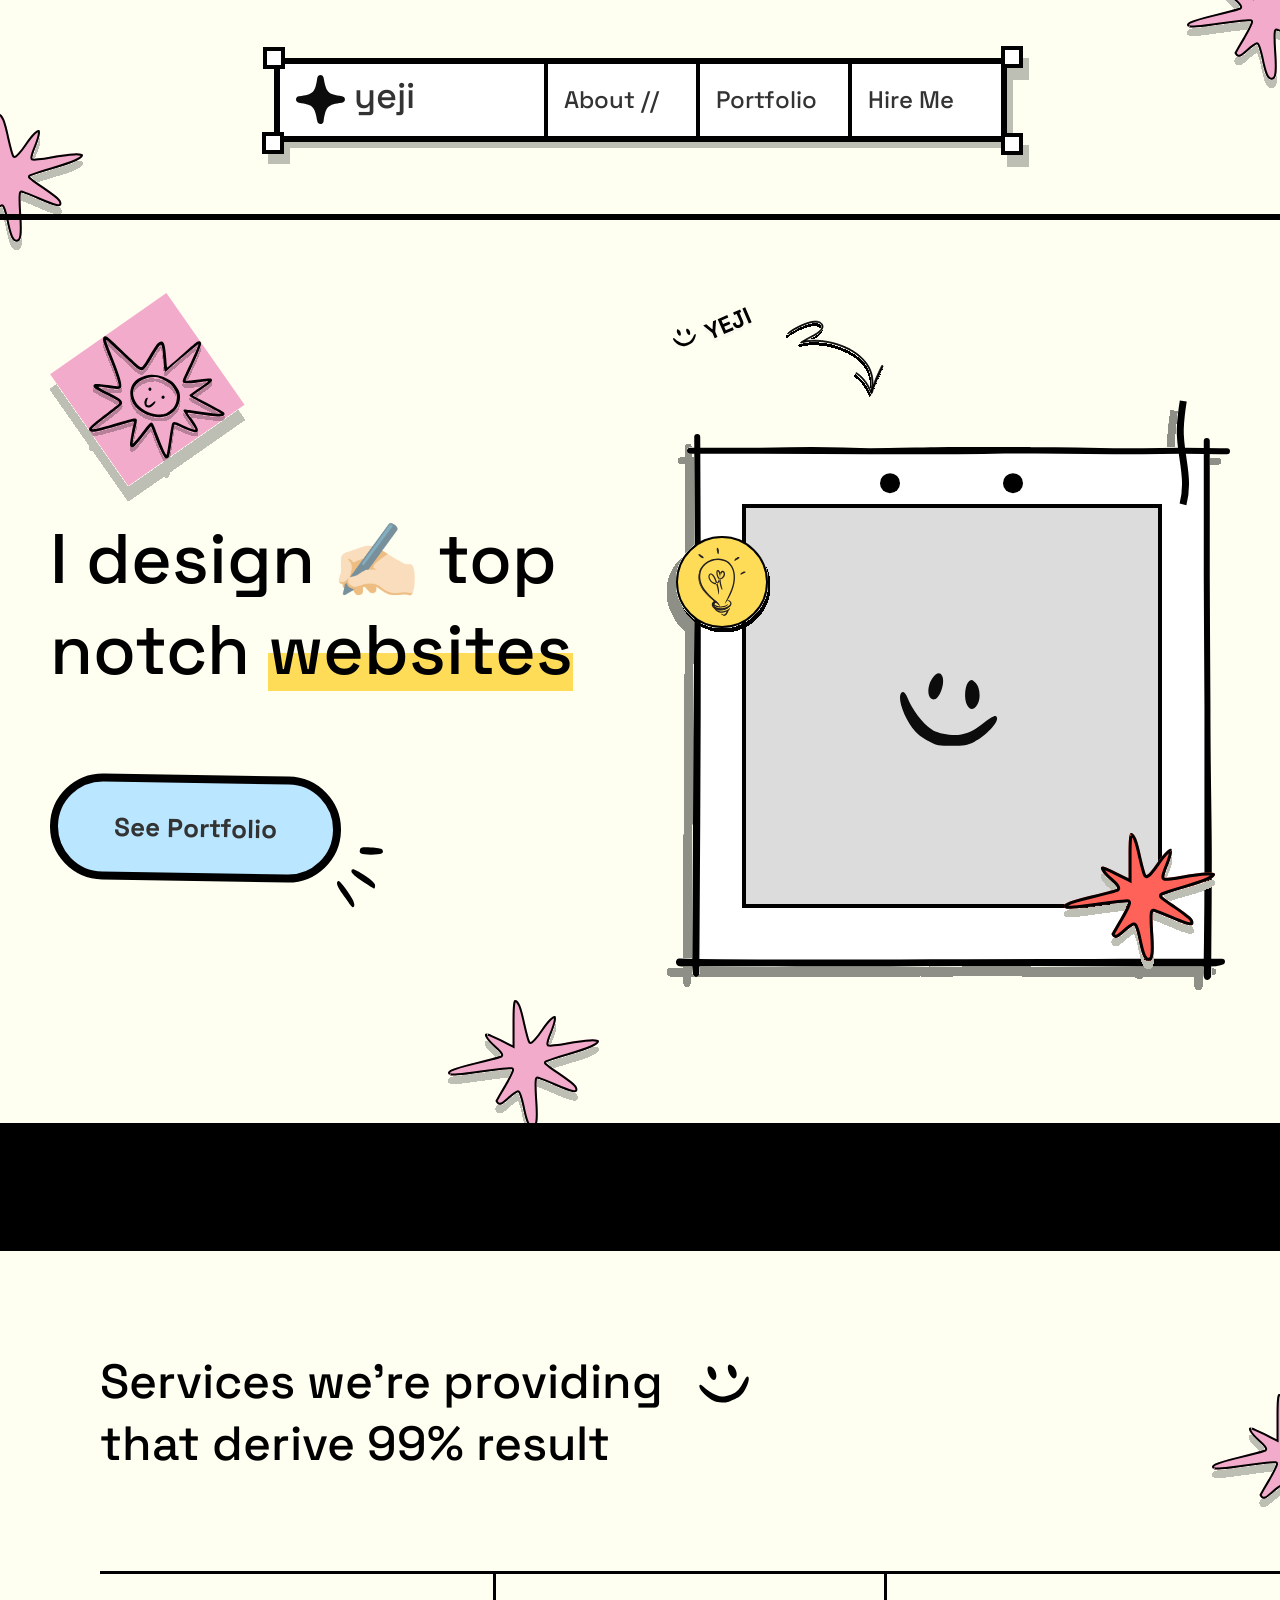
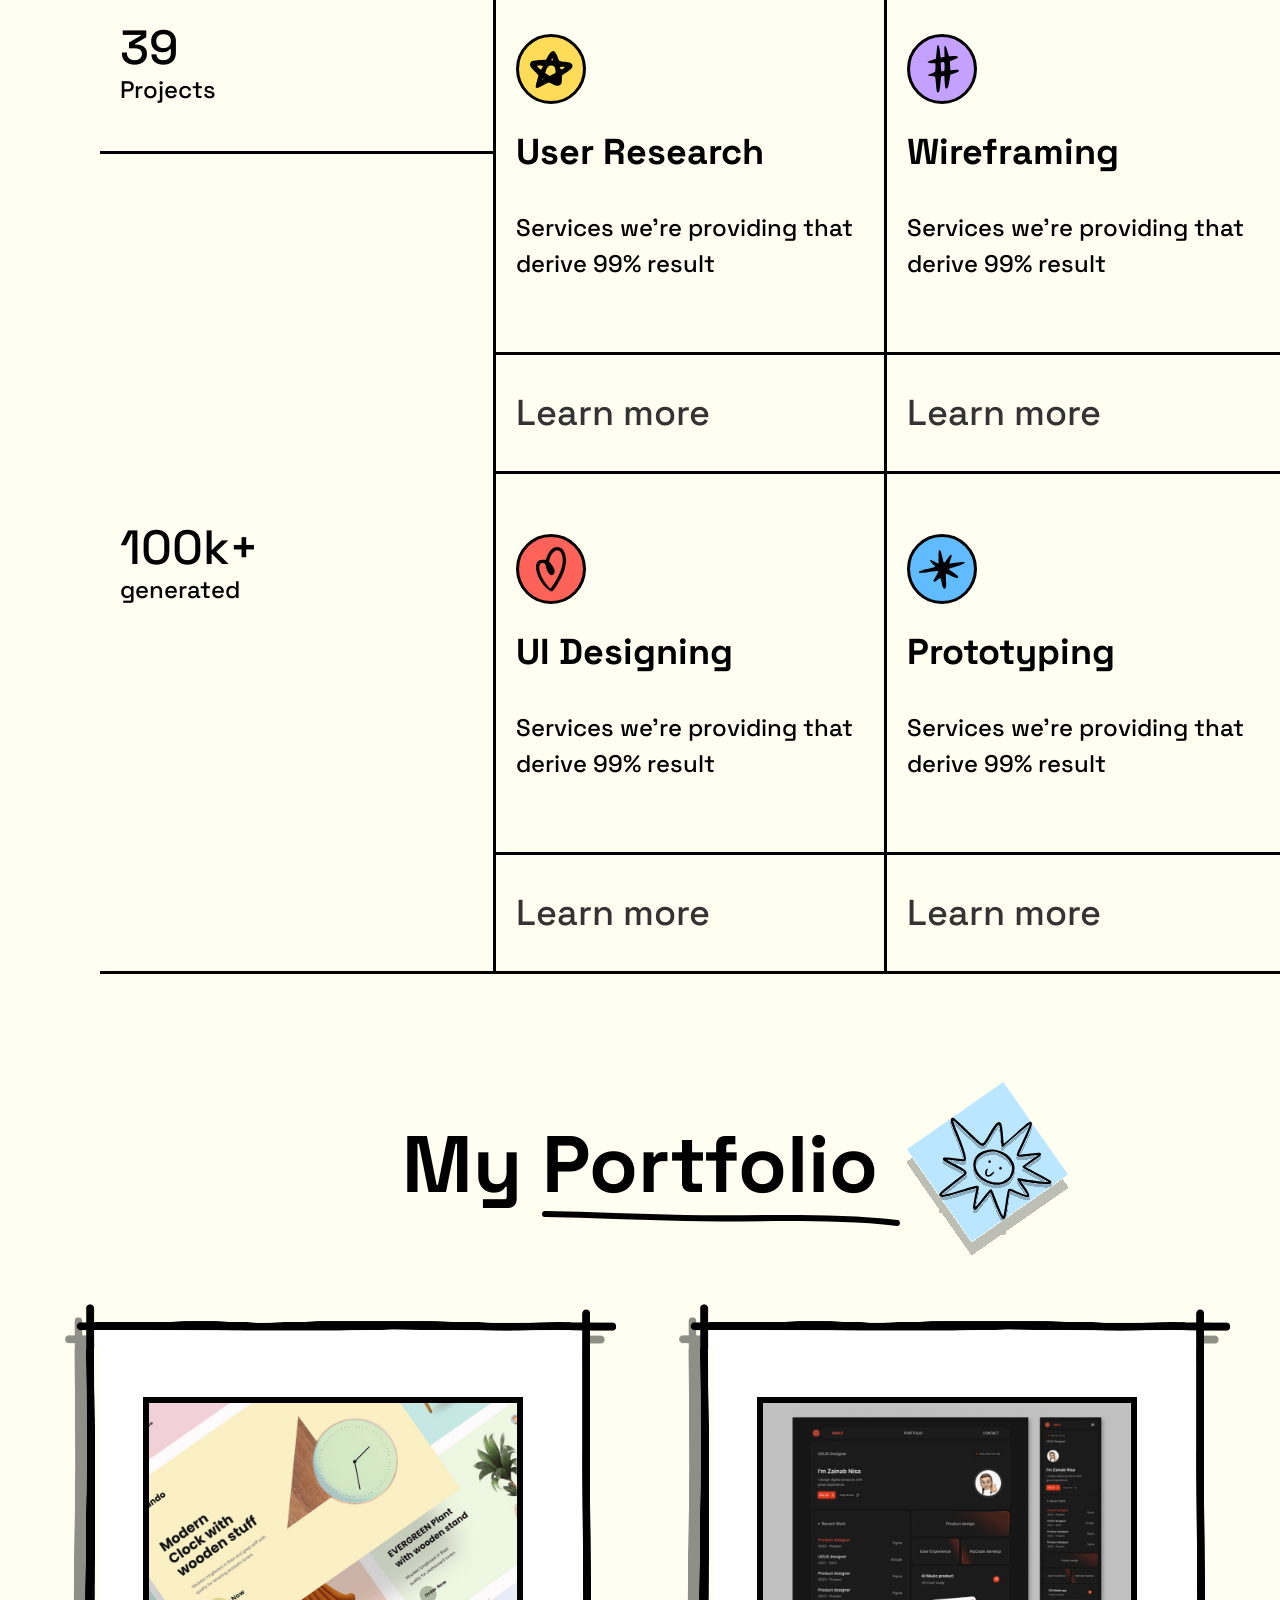
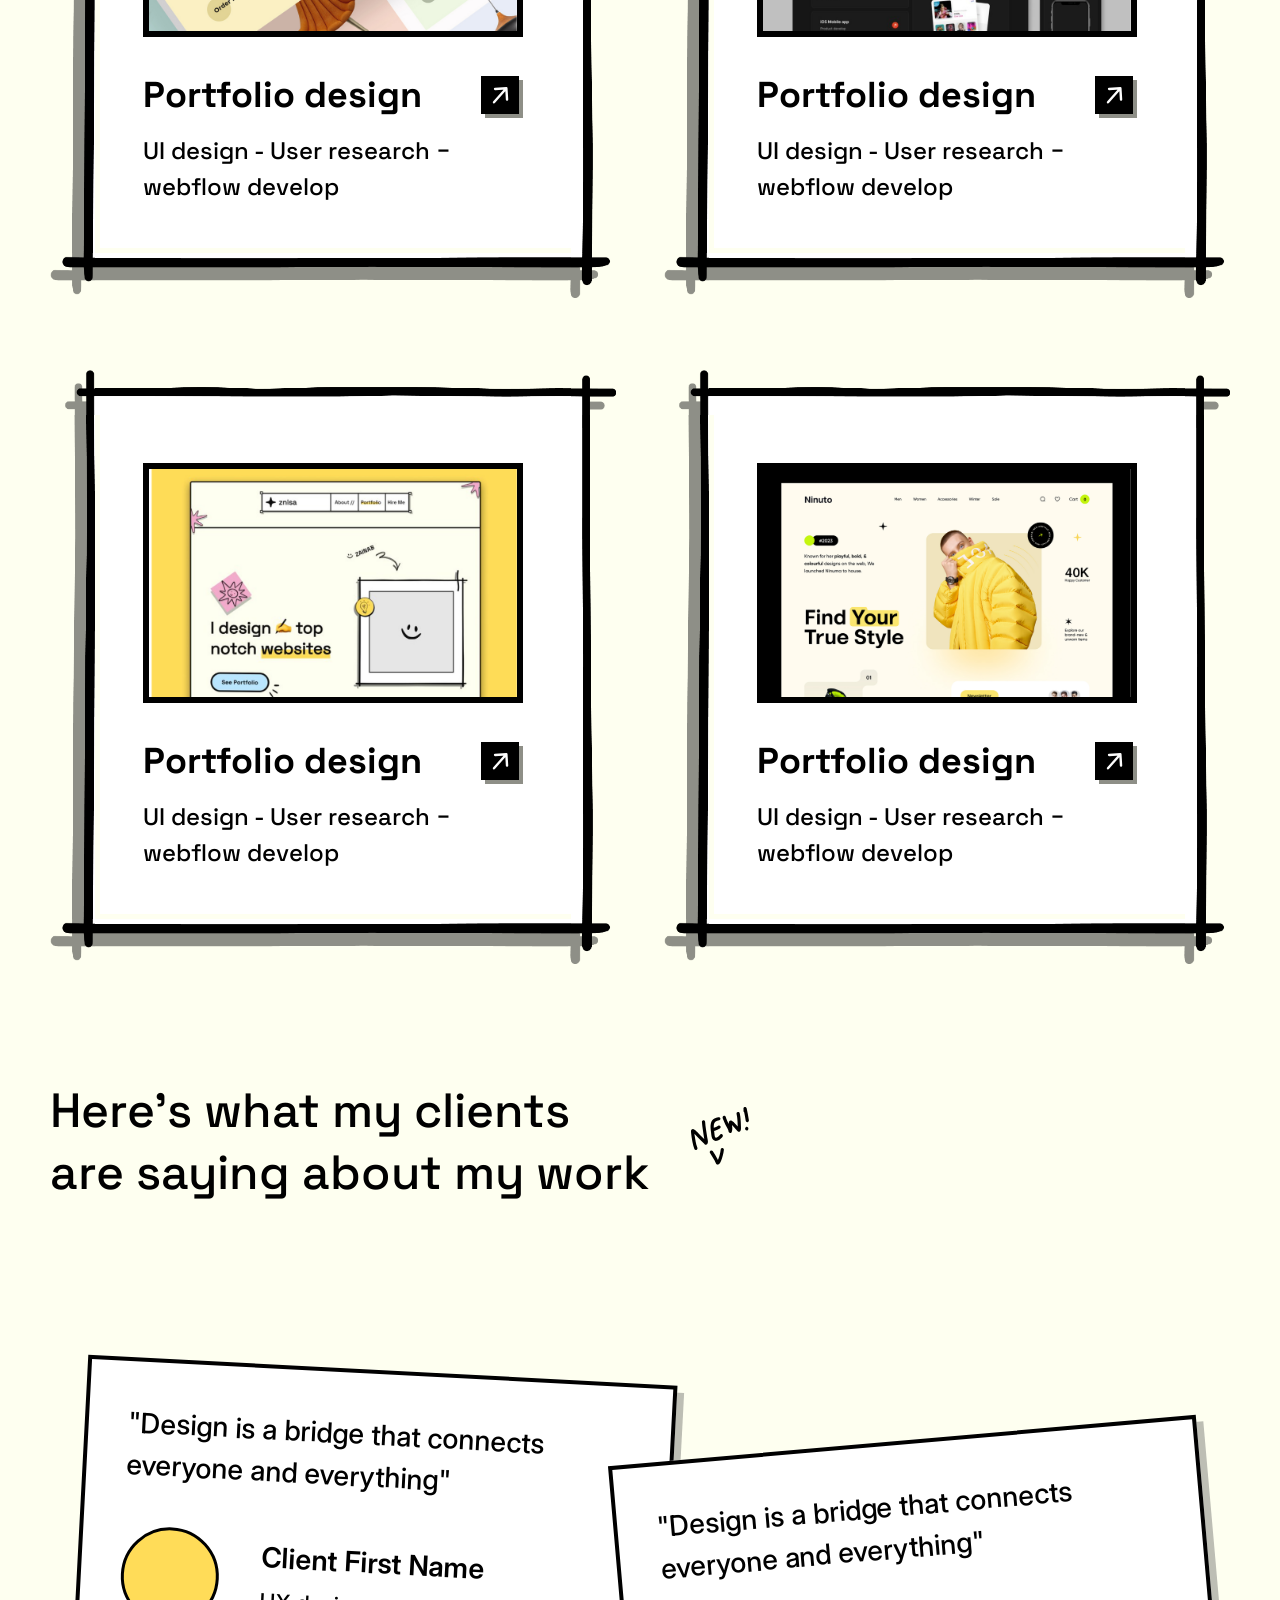
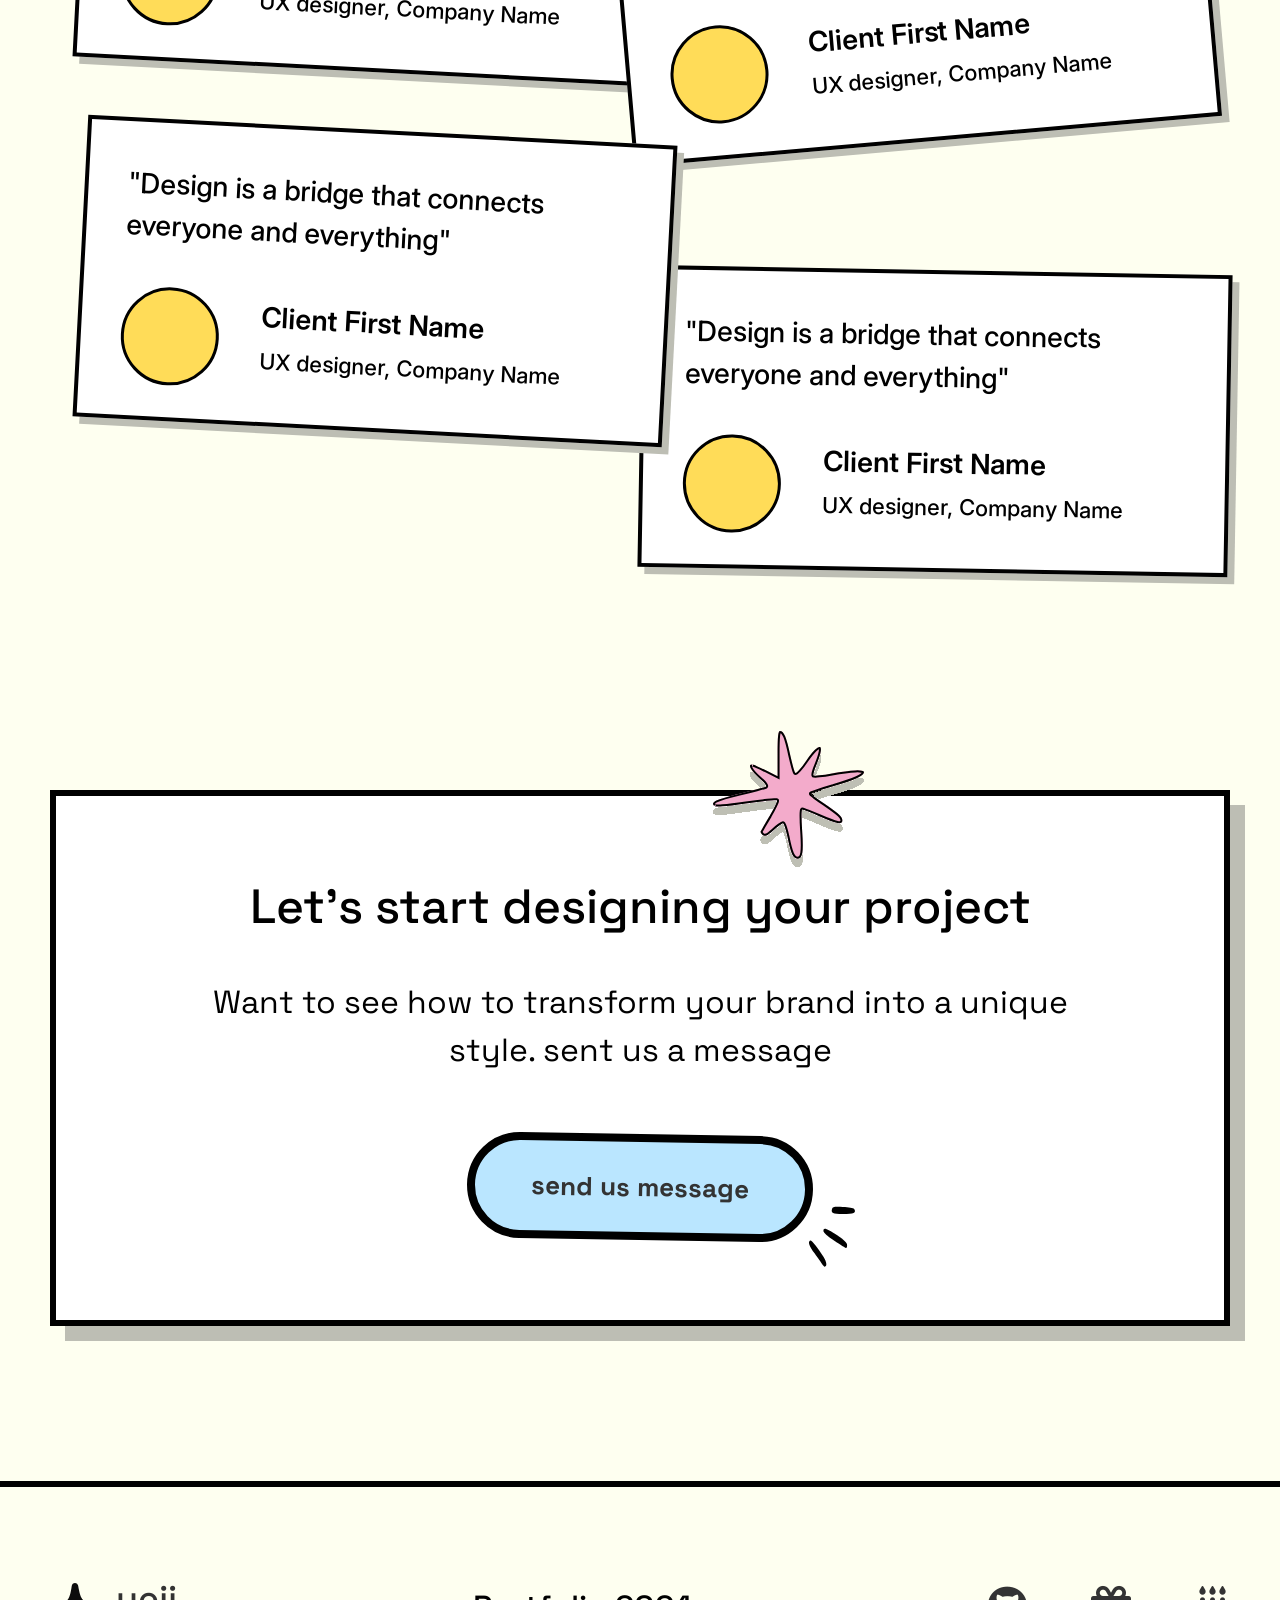
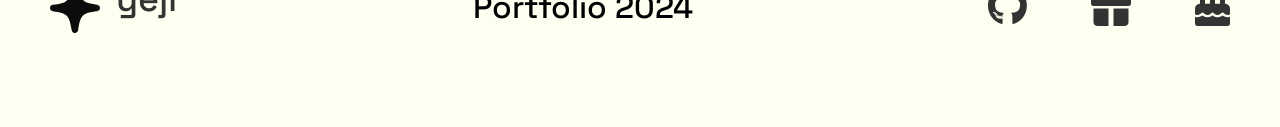
<file: index.html>
<!DOCTYPE html>
<html lang="ko-KR">
  <head>
    <meta charset="UTF-8" />
    <meta http-equiv="X-UA-Compatible" content="IE=edge" />
    <meta name="viewport" content="width=device-width, initial-scale=1.0" />
    <title>설예지</title>
    <link rel="stylesheet" href="./css/my_reset.css" />
    <link
      rel="stylesheet"
      href="https://cdnjs.cloudflare.com/ajax/libs/font-awesome/6.5.1/css/all.min.css"
      integrity="sha512-DTOQO9RWCH3ppGqcWaEA1BIZOC6xxalwEsw9c2QQeAIftl+Vegovlnee1c9QX4TctnWMn13TZye+giMm8e2LwA=="
      crossorigin="anonymous"
      referrerpolicy="no-referrer"
    />
    <link rel="stylesheet" href="./css/common.css" />
    <script src="./js/common.js" defer></script>
  </head>
  <body>
    <div class="wrap">
      <header class="hd">
        <svg
          width="151"
          height="136"
          viewBox="0 0 151 136"
          fill="none"
          xmlns="http://www.w3.org/2000/svg"
        >
          <g filter="url(#filter0_d_1_919)">
            <path
              d="M64.5679 22.5903V45.1805L52.7817 39.2874C46.2993 36.1444 40.2098 33.3943 39.0311 33.3943C34.5131 33.3943 37.6561 39.4838 46.1029 46.9484C52.1924 52.2522 54.3532 55.1987 52.5853 55.788C51.0138 56.3773 39.424 59.5203 26.4592 62.6633C2.29751 68.5564 -2.61341 71.1101 1.11889 74.8424C2.49394 76.2174 11.9229 75.6281 32.9416 72.4852C49.4423 70.1279 63.3893 68.7529 63.9786 69.3422C64.5679 70.1279 61.2285 77.0032 56.7104 84.8607C51.996 92.7181 48.0672 99.7898 47.6744 100.379C47.2815 101.165 48.2637 102.736 49.6387 103.915C51.996 105.879 53.9603 104.897 60.2463 99.397C64.5679 95.4682 68.8895 92.3252 69.8717 92.3252C70.8539 92.3252 72.8182 98.2183 74.3897 105.487C77.7292 122.38 80.0864 127.684 84.408 127.684C89.7118 127.684 90.694 121.594 89.1225 99.0041C88.3367 87.6108 88.3367 78.5747 89.3189 78.5747C90.3011 78.5747 98.1586 81.7177 106.802 85.45C123.892 92.9146 129.392 93.8967 129.392 89.5751C129.392 85.6464 126.249 82.8963 111.123 72.4852C103.855 67.7707 97.9621 63.2526 97.9621 62.6633C97.9621 62.074 107.98 58.7346 120.159 55.1987C141.964 48.9128 151 44.7876 151 41.2517C151 38.3052 138.624 38.8945 118.981 42.4304C109.552 44.1983 101.105 45.1805 100.516 44.3947C99.9265 43.8054 101.302 38.6981 103.659 33.1978C112.498 11.7862 106.998 9.82188 93.2476 29.662C88.1403 37.323 83.0329 42.8232 82.2472 41.841C81.4614 41.0553 79.3007 33.1978 77.3363 24.5546C73.4075 6.08958 70.8539 4.57764e-05 67.1216 4.57764e-05C65.1572 4.57764e-05 64.5679 5.1074 64.5679 22.5903Z"
              fill="#F3ABCB"
            />
            <path
              d="M65.5679 45.1805V46.7985L64.1207 46.0749L52.3454 40.1872C52.3436 40.1863 52.3417 40.1854 52.3399 40.1845C49.1059 38.6166 45.9788 37.151 43.5181 36.079C42.2856 35.5421 41.2321 35.1091 40.4214 34.8121C40.0152 34.6633 39.6827 34.5534 39.4261 34.4819C39.2981 34.4462 39.1981 34.4227 39.1233 34.4086C39.043 34.3935 39.0179 34.3943 39.0311 34.3943C38.5659 34.3943 38.3047 34.4746 38.1725 34.5472C38.0684 34.6043 38.0265 34.6627 37.9991 34.7529C37.9128 35.0372 37.9719 35.7174 38.5924 36.9108C39.7837 39.2017 42.5705 42.4919 46.7623 46.1966C49.811 48.8521 51.9463 50.9756 53.097 52.5448C53.6529 53.3028 54.0884 54.0735 54.1685 54.7936C54.2122 55.187 54.1555 55.6222 53.8961 56.0113C53.6449 56.3881 53.2795 56.6074 52.9203 56.7304C52.05 57.0529 48.7101 57.9971 44.0515 59.2345C39.3305 60.4885 33.1854 62.0617 26.6962 63.6348C14.5887 66.5879 7.43284 68.6767 3.76665 70.4622C2.85997 70.9038 2.20804 71.3077 1.76046 71.6753C1.30995 72.0453 1.11885 72.3355 1.04521 72.5369C0.942873 72.8169 0.962452 73.2717 1.82599 74.1353C1.82411 74.1334 1.82314 74.1324 1.82323 74.1323C1.82419 74.1311 1.926 74.2094 2.26516 74.2956C2.61232 74.3838 3.10775 74.4557 3.77873 74.4982C5.11808 74.583 7.03052 74.5436 9.59263 74.3606C14.7093 73.9951 22.2902 73.0668 32.7937 71.4961L32.8002 71.4952C41.0609 70.3151 48.687 69.3802 54.3269 68.8137C57.1449 68.5307 59.4781 68.3385 61.1506 68.2544C61.9839 68.2125 62.6727 68.1964 63.1828 68.2118C63.4347 68.2194 63.6704 68.2354 63.8691 68.2665C63.9675 68.282 64.0831 68.305 64.1985 68.3432C64.2895 68.3733 64.5004 68.4498 64.6857 68.6351L64.736 68.6853L64.7786 68.7422C64.9804 69.0113 65.0281 69.3056 65.0412 69.4884C65.0554 69.6872 65.037 69.887 65.0087 70.0674C64.9518 70.4299 64.8308 70.8567 64.6729 71.3176C64.3541 72.248 63.8322 73.4659 63.1635 74.8776C61.8223 77.7091 59.844 81.4172 57.5773 85.3591L57.5727 85.3672L57.5679 85.3752C55.2154 89.296 53.0582 93.0221 51.4391 95.8432C50.9308 96.7289 50.4714 97.5329 50.0741 98.2282C49.3356 99.5204 48.8118 100.437 48.5877 100.805C48.589 100.824 48.5924 100.852 48.6006 100.891C48.6304 101.032 48.7088 101.238 48.8598 101.5C49.1599 102.02 49.6671 102.621 50.2841 103.151C50.7902 103.572 51.1911 103.764 51.5646 103.824C51.935 103.883 52.4 103.831 53.0684 103.539C54.4711 102.925 56.4146 101.421 59.5807 98.6506C61.761 96.669 63.9462 94.8805 65.7204 93.5811C66.6066 92.932 67.405 92.3941 68.0575 92.0138C68.3827 91.8242 68.6889 91.6636 68.9627 91.5474C69.2054 91.4444 69.5365 91.3252 69.8717 91.3252C70.468 91.3252 70.8657 91.7361 71.0416 91.9406C71.2649 92.2004 71.4697 92.5362 71.658 92.8977C72.0393 93.6301 72.4451 94.6493 72.8564 95.8582C73.6828 98.2873 74.5762 101.617 75.3671 105.275L75.369 105.284L75.3708 105.293C77.042 113.747 78.4485 119.19 79.9425 122.51C80.687 124.164 81.4176 125.208 82.1429 125.835C82.8376 126.435 83.5616 126.684 84.408 126.684C85.5191 126.684 86.2722 126.378 86.8526 125.719C87.4814 125.004 88.0116 123.759 88.3566 121.654C89.0467 117.442 88.9121 110.39 88.1249 99.0735L88.1248 99.0729C87.731 93.3625 87.533 88.2279 87.5577 84.5102C87.5701 82.6573 87.6378 81.1259 87.7708 80.0428C87.8362 79.5103 87.9236 79.0301 88.0504 78.6605C88.1121 78.4809 88.2054 78.2593 88.3575 78.0641C88.5106 77.8678 88.8276 77.5747 89.3189 77.5747C89.6042 77.5747 89.9673 77.6682 90.2728 77.7556C90.6249 77.8564 91.0665 78.0008 91.5795 78.1801C92.6077 78.5395 93.9662 79.0546 95.5551 79.6828C98.7353 80.94 102.871 82.6631 107.198 84.5319L107.202 84.5336C115.763 88.2728 121.306 90.3342 124.685 90.9485C126.402 91.2607 127.339 91.1533 127.811 90.9126C128.142 90.744 128.392 90.4322 128.392 89.5751C128.392 88.7469 128.231 88.0052 127.787 87.1905C127.329 86.3514 126.55 85.3988 125.25 84.1946C122.639 81.7749 118.141 78.5294 110.568 73.3166C106.921 70.951 103.616 68.6327 101.216 66.8263C100.016 65.9237 99.0314 65.1402 98.3397 64.5377C97.9965 64.2388 97.7071 63.9686 97.4962 63.741C97.3925 63.6292 97.287 63.5055 97.2011 63.3782C97.158 63.3143 97.1066 63.2302 97.0632 63.131C97.0241 63.0417 96.9621 62.8751 96.9621 62.6633C96.9621 62.3034 97.1421 62.0591 97.2161 61.9683C97.3065 61.8574 97.4051 61.776 97.4747 61.7234C97.6177 61.6154 97.7893 61.5173 97.9555 61.4309C98.2977 61.2532 98.7731 61.0461 99.3468 60.8169C100.503 60.3553 102.156 59.7651 104.176 59.0879C108.219 57.7317 113.783 56.0088 119.881 54.2384L119.882 54.2379C130.778 51.0967 138.429 48.5103 143.344 46.2831C145.806 45.1672 147.523 44.1668 148.61 43.268C149.715 42.3546 149.998 41.6909 150 41.2574C149.99 41.243 149.956 41.1989 149.863 41.1355C149.646 40.986 149.236 40.8155 148.557 40.6748C147.212 40.3962 145.149 40.2997 142.397 40.4093C136.916 40.6276 128.965 41.6493 119.161 43.4139C114.432 44.3007 109.938 44.9924 106.542 45.3642C104.848 45.5497 103.404 45.6582 102.333 45.6678C101.801 45.6726 101.327 45.6537 100.946 45.5978C100.758 45.5701 100.557 45.5285 100.371 45.46C100.22 45.4044 99.9646 45.291 99.7615 45.0519C99.5993 44.8707 99.5166 44.6714 99.4717 44.5244C99.4206 44.3572 99.3976 44.1887 99.3873 44.0385C99.3668 43.7391 99.3896 43.3971 99.4349 43.0431C99.5264 42.328 99.7305 41.4109 100.019 40.3708C100.597 38.2838 101.545 35.5916 102.737 32.8099C104.935 27.4849 106.217 23.4268 106.71 20.6474C106.959 19.2478 106.994 18.2476 106.888 17.5993C106.836 17.2796 106.757 17.0965 106.696 17.0012C106.645 16.9218 106.612 16.9106 106.598 16.9059L106.598 16.9056C106.526 16.8808 106.187 16.8432 105.41 17.2853C104.679 17.7017 103.746 18.4391 102.619 19.5466C100.373 21.7538 97.4942 25.2909 94.0748 30.2241C91.5023 34.0821 88.9201 37.4118 86.866 39.6662C85.8448 40.7871 84.9221 41.6777 84.1757 42.2324C83.8129 42.5021 83.4227 42.7451 83.0385 42.8671C82.6854 42.9792 81.9912 43.0762 81.5006 42.507C81.2765 42.2642 81.1058 41.9187 80.9792 41.6375C80.8244 41.2935 80.6571 40.8583 80.4808 40.3544C80.1271 39.3438 79.7155 37.9952 79.2711 36.4151C78.3812 33.2513 77.3459 29.1089 76.3611 24.7762L76.3611 24.7763L76.3582 24.7627C74.3931 15.527 72.7883 9.4723 71.2322 5.73756C70.4534 3.86852 69.7189 2.66183 69.0186 1.93285C68.3467 1.23346 67.736 1.00005 67.1216 1.00005C67.1208 1.00005 67.1204 0.999725 67.1199 0.999413C67.1184 0.998238 67.1171 0.997238 67.0962 1.01502C67.0474 1.05653 66.9398 1.17757 66.8089 1.4746C66.5417 2.08083 66.2961 3.13899 66.1017 4.85183C65.7162 8.24915 65.5679 13.8414 65.5679 22.5903V45.1805Z"
              stroke="black"
              stroke-width="2"
            />
          </g>
          <defs>
            <filter
              id="filter0_d_1_919"
              x="0"
              y="0"
              width="151"
              height="135.448"
              filterUnits="userSpaceOnUse"
              color-interpolation-filters="sRGB"
            >
              <feFlood flood-opacity="0" result="BackgroundImageFix" />
              <feColorMatrix
                in="SourceAlpha"
                type="matrix"
                values="0 0 0 0 0 0 0 0 0 0 0 0 0 0 0 0 0 0 127 0"
                result="hardAlpha"
              />
              <feOffset dy="7.76457" />
              <feComposite in2="hardAlpha" operator="out" />
              <feColorMatrix
                type="matrix"
                values="0 0 0 0 0.745098 0 0 0 0 0.74902 0 0 0 0 0.705882 0 0 0 1 0"
              />
              <feBlend
                mode="normal"
                in2="BackgroundImageFix"
                result="effect1_dropShadow_1_919"
              />
              <feBlend
                mode="normal"
                in="SourceGraphic"
                in2="effect1_dropShadow_1_919"
                result="shape"
              />
            </filter>
          </defs>
        </svg>
        <div class="mw">
          <nav class="inner">
            <h1>
              <a href="/"
                ><svg
                  width="49"
                  height="49"
                  viewBox="0 0 49 49"
                  fill="none"
                  xmlns="http://www.w3.org/2000/svg"
                >
                  <path
                    d="M24.4778 49C26.0743 49 27.3824 47.825 27.6041 46.162C29.799 31.3511 31.8167 29.2892 46.0513 27.6707C47.6918 27.4711 48.9557 26.0965 48.9557 24.5001C48.9557 22.8814 47.7141 21.5512 46.0733 21.3073C31.9276 19.334 30.1761 17.6045 27.6041 2.81596C27.3158 1.17521 26.052 0 24.4778 0C22.8594 0 21.5732 1.17521 21.3073 2.83801C19.1566 17.6268 17.139 19.6888 2.92667 21.3073C1.24159 21.5291 0 22.8594 0 24.5001C0 26.0965 1.19726 27.4268 2.88234 27.6707C17.0501 29.6883 18.7795 31.3955 21.3073 46.1843C21.6398 47.8471 22.9257 49 24.4778 49Z"
                    fill="#0C0C0C"
                  />
                </svg>
                yeji</a
              >
            </h1>
            <a href="#">About &#47;&#47;</a>
            <a href="#" class="highlight">Portfolio</a>
            <a href="#">Hire Me</a>
            <button class="ham">
              <span></span>
              <span></span>
              <span></span>
            </button>
          </nav>
        </div>
        <svg
          width="151"
          height="136"
          viewBox="0 0 151 136"
          fill="none"
          xmlns="http://www.w3.org/2000/svg"
        >
          <g filter="url(#filter0_d_1_919)">
            <path
              d="M64.5679 22.5903V45.1805L52.7817 39.2874C46.2993 36.1444 40.2098 33.3943 39.0311 33.3943C34.5131 33.3943 37.6561 39.4838 46.1029 46.9484C52.1924 52.2522 54.3532 55.1987 52.5853 55.788C51.0138 56.3773 39.424 59.5203 26.4592 62.6633C2.29751 68.5564 -2.61341 71.1101 1.11889 74.8424C2.49394 76.2174 11.9229 75.6281 32.9416 72.4852C49.4423 70.1279 63.3893 68.7529 63.9786 69.3422C64.5679 70.1279 61.2285 77.0032 56.7104 84.8607C51.996 92.7181 48.0672 99.7898 47.6744 100.379C47.2815 101.165 48.2637 102.736 49.6387 103.915C51.996 105.879 53.9603 104.897 60.2463 99.397C64.5679 95.4682 68.8895 92.3252 69.8717 92.3252C70.8539 92.3252 72.8182 98.2183 74.3897 105.487C77.7292 122.38 80.0864 127.684 84.408 127.684C89.7118 127.684 90.694 121.594 89.1225 99.0041C88.3367 87.6108 88.3367 78.5747 89.3189 78.5747C90.3011 78.5747 98.1586 81.7177 106.802 85.45C123.892 92.9146 129.392 93.8967 129.392 89.5751C129.392 85.6464 126.249 82.8963 111.123 72.4852C103.855 67.7707 97.9621 63.2526 97.9621 62.6633C97.9621 62.074 107.98 58.7346 120.159 55.1987C141.964 48.9128 151 44.7876 151 41.2517C151 38.3052 138.624 38.8945 118.981 42.4304C109.552 44.1983 101.105 45.1805 100.516 44.3947C99.9265 43.8054 101.302 38.6981 103.659 33.1978C112.498 11.7862 106.998 9.82188 93.2476 29.662C88.1403 37.323 83.0329 42.8232 82.2472 41.841C81.4614 41.0553 79.3007 33.1978 77.3363 24.5546C73.4075 6.08958 70.8539 4.57764e-05 67.1216 4.57764e-05C65.1572 4.57764e-05 64.5679 5.1074 64.5679 22.5903Z"
              fill="#F3ABCB"
            />
            <path
              d="M65.5679 45.1805V46.7985L64.1207 46.0749L52.3454 40.1872C52.3436 40.1863 52.3417 40.1854 52.3399 40.1845C49.1059 38.6166 45.9788 37.151 43.5181 36.079C42.2856 35.5421 41.2321 35.1091 40.4214 34.8121C40.0152 34.6633 39.6827 34.5534 39.4261 34.4819C39.2981 34.4462 39.1981 34.4227 39.1233 34.4086C39.043 34.3935 39.0179 34.3943 39.0311 34.3943C38.5659 34.3943 38.3047 34.4746 38.1725 34.5472C38.0684 34.6043 38.0265 34.6627 37.9991 34.7529C37.9128 35.0372 37.9719 35.7174 38.5924 36.9108C39.7837 39.2017 42.5705 42.4919 46.7623 46.1966C49.811 48.8521 51.9463 50.9756 53.097 52.5448C53.6529 53.3028 54.0884 54.0735 54.1685 54.7936C54.2122 55.187 54.1555 55.6222 53.8961 56.0113C53.6449 56.3881 53.2795 56.6074 52.9203 56.7304C52.05 57.0529 48.7101 57.9971 44.0515 59.2345C39.3305 60.4885 33.1854 62.0617 26.6962 63.6348C14.5887 66.5879 7.43284 68.6767 3.76665 70.4622C2.85997 70.9038 2.20804 71.3077 1.76046 71.6753C1.30995 72.0453 1.11885 72.3355 1.04521 72.5369C0.942873 72.8169 0.962452 73.2717 1.82599 74.1353C1.82411 74.1334 1.82314 74.1324 1.82323 74.1323C1.82419 74.1311 1.926 74.2094 2.26516 74.2956C2.61232 74.3838 3.10775 74.4557 3.77873 74.4982C5.11808 74.583 7.03052 74.5436 9.59263 74.3606C14.7093 73.9951 22.2902 73.0668 32.7937 71.4961L32.8002 71.4952C41.0609 70.3151 48.687 69.3802 54.3269 68.8137C57.1449 68.5307 59.4781 68.3385 61.1506 68.2544C61.9839 68.2125 62.6727 68.1964 63.1828 68.2118C63.4347 68.2194 63.6704 68.2354 63.8691 68.2665C63.9675 68.282 64.0831 68.305 64.1985 68.3432C64.2895 68.3733 64.5004 68.4498 64.6857 68.6351L64.736 68.6853L64.7786 68.7422C64.9804 69.0113 65.0281 69.3056 65.0412 69.4884C65.0554 69.6872 65.037 69.887 65.0087 70.0674C64.9518 70.4299 64.8308 70.8567 64.6729 71.3176C64.3541 72.248 63.8322 73.4659 63.1635 74.8776C61.8223 77.7091 59.844 81.4172 57.5773 85.3591L57.5727 85.3672L57.5679 85.3752C55.2154 89.296 53.0582 93.0221 51.4391 95.8432C50.9308 96.7289 50.4714 97.5329 50.0741 98.2282C49.3356 99.5204 48.8118 100.437 48.5877 100.805C48.589 100.824 48.5924 100.852 48.6006 100.891C48.6304 101.032 48.7088 101.238 48.8598 101.5C49.1599 102.02 49.6671 102.621 50.2841 103.151C50.7902 103.572 51.1911 103.764 51.5646 103.824C51.935 103.883 52.4 103.831 53.0684 103.539C54.4711 102.925 56.4146 101.421 59.5807 98.6506C61.761 96.669 63.9462 94.8805 65.7204 93.5811C66.6066 92.932 67.405 92.3941 68.0575 92.0138C68.3827 91.8242 68.6889 91.6636 68.9627 91.5474C69.2054 91.4444 69.5365 91.3252 69.8717 91.3252C70.468 91.3252 70.8657 91.7361 71.0416 91.9406C71.2649 92.2004 71.4697 92.5362 71.658 92.8977C72.0393 93.6301 72.4451 94.6493 72.8564 95.8582C73.6828 98.2873 74.5762 101.617 75.3671 105.275L75.369 105.284L75.3708 105.293C77.042 113.747 78.4485 119.19 79.9425 122.51C80.687 124.164 81.4176 125.208 82.1429 125.835C82.8376 126.435 83.5616 126.684 84.408 126.684C85.5191 126.684 86.2722 126.378 86.8526 125.719C87.4814 125.004 88.0116 123.759 88.3566 121.654C89.0467 117.442 88.9121 110.39 88.1249 99.0735L88.1248 99.0729C87.731 93.3625 87.533 88.2279 87.5577 84.5102C87.5701 82.6573 87.6378 81.1259 87.7708 80.0428C87.8362 79.5103 87.9236 79.0301 88.0504 78.6605C88.1121 78.4809 88.2054 78.2593 88.3575 78.0641C88.5106 77.8678 88.8276 77.5747 89.3189 77.5747C89.6042 77.5747 89.9673 77.6682 90.2728 77.7556C90.6249 77.8564 91.0665 78.0008 91.5795 78.1801C92.6077 78.5395 93.9662 79.0546 95.5551 79.6828C98.7353 80.94 102.871 82.6631 107.198 84.5319L107.202 84.5336C115.763 88.2728 121.306 90.3342 124.685 90.9485C126.402 91.2607 127.339 91.1533 127.811 90.9126C128.142 90.744 128.392 90.4322 128.392 89.5751C128.392 88.7469 128.231 88.0052 127.787 87.1905C127.329 86.3514 126.55 85.3988 125.25 84.1946C122.639 81.7749 118.141 78.5294 110.568 73.3166C106.921 70.951 103.616 68.6327 101.216 66.8263C100.016 65.9237 99.0314 65.1402 98.3397 64.5377C97.9965 64.2388 97.7071 63.9686 97.4962 63.741C97.3925 63.6292 97.287 63.5055 97.2011 63.3782C97.158 63.3143 97.1066 63.2302 97.0632 63.131C97.0241 63.0417 96.9621 62.8751 96.9621 62.6633C96.9621 62.3034 97.1421 62.0591 97.2161 61.9683C97.3065 61.8574 97.4051 61.776 97.4747 61.7234C97.6177 61.6154 97.7893 61.5173 97.9555 61.4309C98.2977 61.2532 98.7731 61.0461 99.3468 60.8169C100.503 60.3553 102.156 59.7651 104.176 59.0879C108.219 57.7317 113.783 56.0088 119.881 54.2384L119.882 54.2379C130.778 51.0967 138.429 48.5103 143.344 46.2831C145.806 45.1672 147.523 44.1668 148.61 43.268C149.715 42.3546 149.998 41.6909 150 41.2574C149.99 41.243 149.956 41.1989 149.863 41.1355C149.646 40.986 149.236 40.8155 148.557 40.6748C147.212 40.3962 145.149 40.2997 142.397 40.4093C136.916 40.6276 128.965 41.6493 119.161 43.4139C114.432 44.3007 109.938 44.9924 106.542 45.3642C104.848 45.5497 103.404 45.6582 102.333 45.6678C101.801 45.6726 101.327 45.6537 100.946 45.5978C100.758 45.5701 100.557 45.5285 100.371 45.46C100.22 45.4044 99.9646 45.291 99.7615 45.0519C99.5993 44.8707 99.5166 44.6714 99.4717 44.5244C99.4206 44.3572 99.3976 44.1887 99.3873 44.0385C99.3668 43.7391 99.3896 43.3971 99.4349 43.0431C99.5264 42.328 99.7305 41.4109 100.019 40.3708C100.597 38.2838 101.545 35.5916 102.737 32.8099C104.935 27.4849 106.217 23.4268 106.71 20.6474C106.959 19.2478 106.994 18.2476 106.888 17.5993C106.836 17.2796 106.757 17.0965 106.696 17.0012C106.645 16.9218 106.612 16.9106 106.598 16.9059L106.598 16.9056C106.526 16.8808 106.187 16.8432 105.41 17.2853C104.679 17.7017 103.746 18.4391 102.619 19.5466C100.373 21.7538 97.4942 25.2909 94.0748 30.2241C91.5023 34.0821 88.9201 37.4118 86.866 39.6662C85.8448 40.7871 84.9221 41.6777 84.1757 42.2324C83.8129 42.5021 83.4227 42.7451 83.0385 42.8671C82.6854 42.9792 81.9912 43.0762 81.5006 42.507C81.2765 42.2642 81.1058 41.9187 80.9792 41.6375C80.8244 41.2935 80.6571 40.8583 80.4808 40.3544C80.1271 39.3438 79.7155 37.9952 79.2711 36.4151C78.3812 33.2513 77.3459 29.1089 76.3611 24.7762L76.3611 24.7763L76.3582 24.7627C74.3931 15.527 72.7883 9.4723 71.2322 5.73756C70.4534 3.86852 69.7189 2.66183 69.0186 1.93285C68.3467 1.23346 67.736 1.00005 67.1216 1.00005C67.1208 1.00005 67.1204 0.999725 67.1199 0.999413C67.1184 0.998238 67.1171 0.997238 67.0962 1.01502C67.0474 1.05653 66.9398 1.17757 66.8089 1.4746C66.5417 2.08083 66.2961 3.13899 66.1017 4.85183C65.7162 8.24915 65.5679 13.8414 65.5679 22.5903V45.1805Z"
              stroke="black"
              stroke-width="2"
            />
          </g>
          <defs>
            <filter
              id="filter0_d_1_919"
              x="0"
              y="0"
              width="151"
              height="135.448"
              filterUnits="userSpaceOnUse"
              color-interpolation-filters="sRGB"
            >
              <feFlood flood-opacity="0" result="BackgroundImageFix" />
              <feColorMatrix
                in="SourceAlpha"
                type="matrix"
                values="0 0 0 0 0 0 0 0 0 0 0 0 0 0 0 0 0 0 127 0"
                result="hardAlpha"
              />
              <feOffset dy="7.76457" />
              <feComposite in2="hardAlpha" operator="out" />
              <feColorMatrix
                type="matrix"
                values="0 0 0 0 0.745098 0 0 0 0 0.74902 0 0 0 0 0.705882 0 0 0 1 0"
              />
              <feBlend
                mode="normal"
                in2="BackgroundImageFix"
                result="effect1_dropShadow_1_919"
              />
              <feBlend
                mode="normal"
                in="SourceGraphic"
                in2="effect1_dropShadow_1_919"
                result="shape"
              />
            </filter>
          </defs>
        </svg>
      </header>
      <main>
        <section>
          <div class="mw inner">
            <div class="left">
              <h2>I design ✍🏻 top<br />notch <span>websites</span></h2>
              <a href="#">See Portfolio</a>
            </div>
            <div class="right">
              <svg
                width="563"
                height="590"
                viewBox="0 0 563 590"
                fill="none"
                xmlns="http://www.w3.org/2000/svg"
              >
                <g filter="url(#filter0_d_220_25)">
                  <rect x="29" y="50" width="512" height="512" fill="white" />
                  <path
                    d="M30.2323 37C30.2323 94.0526 30.8402 116.981 30.8402 177.656M30.8402 177.656C30.8402 238.33 30.7462 348.917 30.2323 423.242C29.7184 497.568 29.3196 569.913 29.3196 569.913C29.3196 580.411 28.1955 568.022 28.2775 562.437C28.38 555.454 29.3635 356.796 29.3635 339.454C29.3635 322.111 30.2323 233.829 30.8402 177.656Z"
                    stroke="black"
                    stroke-width="6"
                    stroke-miterlimit="10"
                    stroke-linecap="round"
                    stroke-linejoin="round"
                  />
                  <path
                    d="M455.793 561.73C539.238 561.73 527.583 561.73 555 561.73C554.528 562.004 550.277 563.048 548.523 563.26C546.33 563.524 488.801 563.38 476.523 563.38C434.493 563.38 244.627 562.393 232.201 562.393M455.793 561.73C455.793 561.73 254.533 563.38 222.434 563.38C190.335 563.38 197.927 563.425 130.163 563.38C79.5005 563.347 18.92 563.38 14.8434 563.38C10.7667 563.38 12.271 561.401 12.271 561.401C40.7666 562.393 90.3594 562.393 155.492 562.393C177.936 562.393 204.189 562.393 232.201 562.393M455.793 561.73C394.791 561.73 308.336 562.393 232.201 562.393"
                    stroke="black"
                    stroke-width="6"
                    stroke-miterlimit="10"
                    stroke-linecap="round"
                    stroke-linejoin="round"
                  />
                  <path
                    d="M540.447 307.672C540.447 374.066 541.8 415.84 541.8 459.251C541.8 502.663 541.109 576.207 541.109 576.207C541.109 576.207 539.517 579.306 539.517 573.25C539.517 567.194 540.558 524.14 540.447 462.266C540.335 400.392 540.34 335.557 540.447 307.672ZM540.447 307.672C540.446 276.374 539.724 212.441 539.767 176.864C539.814 136.971 539.767 79.5211 539.767 41"
                    stroke="black"
                    stroke-width="6"
                    stroke-miterlimit="10"
                    stroke-linecap="round"
                    stroke-linejoin="round"
                  />
                  <path
                    d="M22.9998 50.8621C52.2194 50.8621 77.7129 50.8621 92.744 50.8621M92.744 50.8621C107.775 50.8621 174.513 51.1537 202.772 51.1537M92.744 50.8621C92.744 50.8621 125.34 49.9546 144.451 49.9546C163.562 49.9546 202.772 51.1537 202.772 51.1537M560 51.1537C530.093 51.1537 543.921 50.8621 514.217 50.8621C497.285 50.8621 476.571 51.348 446.877 51.1537M282.314 49.9546C302.864 49.9827 410.276 50.9141 446.877 51.1537M282.314 49.9546C261.061 49.9256 231.03 51.1537 202.772 51.1537M282.314 49.9546C282.314 49.9546 333.843 49.9546 362.703 49.9546M446.877 51.1537C446.877 51.1537 391.563 49.9546 362.703 49.9546M202.772 51.1537C220.092 51.1537 260.25 51.1537 282.314 51.1537C304.378 51.1537 345.1 50.3543 362.703 49.9546"
                    stroke="black"
                    stroke-width="6"
                    stroke-miterlimit="10"
                    stroke-linecap="round"
                    stroke-linejoin="round"
                  />
                  <rect
                    x="77"
                    y="106"
                    width="416"
                    height="400"
                    fill="#494848"
                    fill-opacity="0.19"
                    stroke="black"
                    stroke-width="4"
                  />
                  <g filter="url(#filter1_d_220_25)">
                    <rect
                      x="10"
                      y="137"
                      width="90.0111"
                      height="90.0111"
                      rx="45.0056"
                      fill="#FFDC58"
                      stroke="black"
                      stroke-width="2"
                    />
                    <path
                      fill-rule="evenodd"
                      clip-rule="evenodd"
                      d="M53.7978 209.565C53.7973 209.556 53.7899 209.549 53.7809 209.549C52.6103 209.52 51.4123 209.405 50.2333 209.075C49.8025 208.954 49.3623 208.835 48.9483 208.635C48.219 208.288 47.5414 207.792 47.008 207.176C46.7388 206.863 46.5081 206.55 46.3017 206.178C46.0854 205.807 45.9592 205.376 45.9088 204.944C45.8578 204.559 45.8989 204.163 45.9934 203.79C46.0959 203.415 46.2787 203.074 46.492 202.762C47.0645 201.976 48.035 201.505 48.9408 201.591C49.2249 201.609 49.1845 201.756 49.0024 201.979C48.8078 202.176 48.5454 202.577 48.2538 202.798C47.9735 202.988 47.8112 203.274 47.6303 203.491C47.463 203.728 47.3555 203.988 47.3076 204.252C47.2361 204.512 47.2231 204.791 47.2784 205.082C47.3356 205.371 47.4792 205.659 47.6744 205.999C47.9119 206.376 48.2389 206.704 48.6163 206.972C49.0005 207.233 49.4295 207.436 49.8715 207.613C50.8488 208.001 51.948 208.17 53.0583 208.24C53.744 208.279 54.4403 208.289 55.1255 208.25C56.1656 208.189 57.2144 208.06 58.1997 207.754C58.9719 207.539 59.6868 207.209 60.3688 206.834C60.5205 206.752 60.6617 206.661 60.8096 206.574C61.3592 206.248 61.5656 206.189 61.8155 206.278C61.8715 206.298 61.9355 206.31 61.9803 206.335C62.1214 206.405 62.017 206.721 61.6371 207.082C61.0707 207.608 60.4093 208.074 59.6893 208.448C59.3287 208.632 58.9582 208.811 58.5728 208.948C58.1836 209.07 57.7869 209.174 57.3872 209.255C56.207 209.503 54.9998 209.583 53.8151 209.582C53.8059 209.582 53.7983 209.574 53.7978 209.565V209.565Z"
                      fill="#231F20"
                    />
                    <path
                      fill-rule="evenodd"
                      clip-rule="evenodd"
                      d="M57.006 210.007C57.0044 210.003 56.9996 210 56.9949 210.001C56.3603 210.169 55.7147 210.289 55.0672 210.388C54.8279 210.421 54.5935 210.452 54.3535 210.484C53.508 210.545 52.6575 210.526 51.8195 210.409C51.4464 210.36 51.0747 210.294 50.7079 210.216C50.2428 210.099 49.7542 209.979 49.3575 209.673C49.2313 209.584 49.3314 209.469 49.5105 209.398C49.6939 209.324 49.9301 209.306 50.1664 209.381C50.992 209.691 51.8972 209.83 52.8254 209.912C53.3837 209.954 53.9674 209.892 54.535 209.81C55.1629 209.739 55.7859 209.609 56.4032 209.455C56.7837 209.365 57.1573 209.24 57.5316 209.124L58.3746 208.825C58.65 208.713 58.9236 208.594 59.1934 208.472C59.6062 208.268 59.9898 208.027 60.3896 207.812L60.6476 207.661C60.9771 207.483 61.1076 207.469 61.2357 207.523C61.2649 207.536 61.2991 207.545 61.3215 207.561C61.3955 207.613 61.3028 207.756 61.0883 207.943C60.4561 208.507 59.6933 208.97 58.8794 209.333C58.2846 209.618 57.6558 209.837 57.017 210.013C57.0124 210.014 57.0075 210.012 57.006 210.007V210.007Z"
                      fill="#231F20"
                    />
                    <path
                      fill-rule="evenodd"
                      clip-rule="evenodd"
                      d="M58.2375 214.002C58.2423 214.006 58.2491 214.006 58.2537 214.002C58.4524 213.83 58.6227 213.588 58.7792 213.335C58.8401 213.244 58.8625 213.127 58.9197 213.03C59.1149 212.678 59.2871 212.297 59.458 211.903C59.5401 211.731 59.5998 211.548 59.6669 211.365C59.7577 211.133 59.8161 210.869 60.0773 210.68C60.1519 210.621 60.2377 210.738 60.316 210.88C60.3906 211.03 60.4814 211.154 60.4577 211.275C60.3446 211.664 60.2955 212.169 60.0151 212.606C59.8634 212.872 59.8012 213.188 59.6657 213.479C59.5221 213.8 59.3294 214.109 59.1136 214.402C58.9582 214.572 58.8221 214.751 58.6331 214.892V214.892C58.4978 215.002 58.3526 215.099 58.1992 215.182L58.196 215.183C58.0468 215.279 57.8789 215.328 57.7161 215.389C57.5911 215.447 57.4661 215.486 57.3362 215.522C57.2088 215.556 57.0745 215.617 56.9427 215.627C56.8848 215.635 56.8277 215.636 56.7686 215.631C56.5504 215.604 56.4863 215.538 56.4702 215.318C56.4658 215.272 56.459 215.226 56.459 215.184C56.4596 215.051 56.5585 214.884 56.6853 214.823C57.0738 214.631 57.3629 214.567 57.6458 214.429C57.8319 214.307 58.0451 214.205 58.2196 214.004C58.2241 213.999 58.232 213.998 58.2375 214.002V214.002Z"
                      fill="#231F20"
                    />
                    <path
                      fill-rule="evenodd"
                      clip-rule="evenodd"
                      d="M48.4617 203.046C48.4565 203.039 48.4469 203.036 48.4385 203.04C48.2856 203.103 48.1067 203.173 47.9518 203.293C47.8946 203.338 47.8604 203.403 47.8032 203.45C47.5943 203.613 47.3885 203.804 47.2368 204.031C47.1809 204.13 47.1461 204.248 47.1529 204.35C47.1492 204.496 47.2014 204.575 47.0932 204.687C47.0547 204.725 46.8147 204.838 46.5467 204.866C46.2881 204.91 45.9499 204.786 45.9232 204.615C45.8529 204.307 45.9132 204.039 46.0071 203.815C46.0979 203.586 46.2384 203.397 46.4075 203.238C46.6139 203.056 46.7053 202.805 46.8856 202.612C47.0857 202.404 47.3071 202.219 47.5595 202.066C47.7074 201.967 47.8828 201.9 48.0481 201.826V201.826C48.308 201.718 48.5923 201.67 48.8731 201.649C48.8764 201.649 48.8797 201.649 48.8831 201.648C48.9968 201.647 49.1131 201.619 49.2318 201.614C49.3481 201.62 49.4712 201.626 49.5931 201.646C49.649 201.65 49.69 201.68 49.7348 201.708C49.8902 201.831 49.894 201.939 49.7827 202.161C49.7572 202.212 49.7336 202.262 49.705 202.309C49.6092 202.465 49.4656 202.575 49.3543 202.635C49.0087 202.83 48.9906 202.887 48.8445 202.922C48.7534 202.942 48.6224 202.982 48.4867 203.052C48.478 203.057 48.4673 203.054 48.4617 203.046V203.046Z"
                      fill="#231F20"
                    />
                    <path
                      fill-rule="evenodd"
                      clip-rule="evenodd"
                      d="M37.7842 192.592C37.7874 192.588 37.7874 192.583 37.7841 192.579C36.2968 190.854 34.9566 188.985 33.8849 186.961C33.6778 186.597 33.4982 186.219 33.3216 185.839C33.1345 185.465 32.966 185.082 32.8224 184.688C31.7257 181.946 31.2775 178.953 31.4963 176.027C31.5317 175.376 31.6399 174.73 31.7183 174.084C31.8575 173.449 31.9352 172.8 32.1186 172.181C32.4848 170.571 33.1102 168.971 34.0795 167.619C34.3841 167.2 34.4114 167.308 34.2635 167.724C34.1093 168.14 33.8507 168.893 33.5075 169.747C33.3558 170.127 33.2215 170.514 33.1015 170.904C32.9803 171.293 32.8982 171.702 32.7826 172.096C32.6694 172.493 32.5675 172.891 32.4997 173.298C32.4289 173.703 32.3219 174.103 32.279 174.513C32.0192 176.14 31.9999 177.802 32.1584 179.452C32.3468 181.432 32.9635 183.44 33.8239 185.285C34.7596 187.322 35.9582 189.246 37.3676 191.011C38.2237 192.106 39.1494 193.15 40.123 194.146C41.5908 195.663 43.1656 197.093 44.7708 198.447C46.0198 199.501 47.2905 200.477 48.547 201.501C48.8224 201.729 49.0996 201.941 49.3682 202.183C50.3735 203.066 50.6452 203.409 50.7447 203.716C50.7683 203.785 50.8081 203.867 50.8137 203.914C50.8298 204.076 50.381 203.765 49.6306 203.154C47.3894 201.36 44.9629 199.501 42.6564 197.462C40.9476 195.948 39.2903 194.347 37.7842 192.605C37.7809 192.601 37.7809 192.596 37.7842 192.592V192.592Z"
                      fill="#231F20"
                    />
                    <path
                      fill-rule="evenodd"
                      clip-rule="evenodd"
                      d="M34.808 166.439C34.8182 166.444 34.8302 166.441 34.8368 166.432C35.8129 165.131 36.9615 163.985 38.2143 162.98C39.5012 162.012 40.8789 161.177 42.3343 160.509C45.255 159.211 48.4431 158.503 51.6535 158.604C52.8248 158.64 53.9936 158.775 55.1238 159C55.6933 159.112 56.2609 159.248 56.8235 159.414C57.3862 159.577 57.9364 159.815 58.4897 160.018C60.407 160.856 62.1129 162.147 63.4732 163.705C64.8397 165.263 65.8698 167.077 66.5761 168.987C68.011 172.809 68.2864 176.958 67.7517 180.922C67.5379 182.688 67.1624 184.431 66.6986 186.14C66.2503 187.856 65.6616 189.523 65.0362 191.16C64.2298 193.264 63.2625 195.307 62.1838 197.284C61.1139 199.267 59.8978 201.166 58.578 202.978C57.7505 204.107 57.7095 203.844 58.177 202.743C58.4163 202.196 58.7545 201.423 59.1866 200.511C59.6031 199.59 60.1192 198.533 60.7085 197.407C61.7592 195.412 62.6588 193.349 63.5198 191.28C64.3629 189.202 65.0828 187.077 65.6261 184.911C66.7228 180.59 67.0616 176.05 66.0172 171.717C65.6989 170.429 65.2519 169.161 64.6625 167.955C64.0707 166.749 63.3041 165.629 62.4095 164.631C61.5118 163.637 60.4754 162.759 59.3047 162.11C58.1359 161.46 56.8944 160.962 55.5714 160.655C49.7834 159.207 43.3315 160.713 38.6955 164.519C37.2786 165.692 36.0471 167.094 35.1431 168.687C34.9404 169.097 34.7228 169.501 34.5295 169.915L34.0539 171.2C33.8164 172.096 33.569 172.992 33.4484 173.912L33.362 174.431L33.3184 174.956L33.2351 176.006L33.242 177.06L33.2476 177.586L33.2967 178.112C33.3806 179.518 33.7051 180.9 34.1043 182.251C34.5121 183.604 35.1008 184.896 35.7412 186.157C36.4114 187.403 37.1711 188.6 37.9973 189.747C40.5948 193.308 43.7928 196.267 47.0716 199.163C47.7965 199.802 48.5189 200.411 49.2407 201.075C51.9221 203.509 52.6507 204.578 52.7906 205.443C52.8211 205.641 52.854 205.889 52.8378 206.002C52.8217 206.099 52.7608 206.09 52.6563 206.002C52.5469 205.914 52.4331 205.743 52.2006 205.523C51.7735 205.077 51.0635 204.382 50.0806 203.519C47.135 200.991 43.9656 198.42 41.0666 195.445C38.1733 192.48 35.4652 189.109 33.6852 185.148C33.0219 183.683 32.5251 182.133 32.1807 180.546C31.8295 178.956 31.7399 177.312 31.7903 175.683C31.8506 174.049 32.1751 172.444 32.5985 170.878C33.0896 169.292 33.836 167.796 34.7787 166.447C34.7853 166.438 34.7975 166.435 34.808 166.439V166.439Z"
                      fill="#231F20"
                    />
                    <path
                      fill-rule="evenodd"
                      clip-rule="evenodd"
                      d="M50.9002 208.534C50.8994 208.543 50.9057 208.551 50.9149 208.553C52.4949 208.84 54.1744 208.792 55.8213 208.523C56.42 208.418 57.0268 208.252 57.6074 208.124C58.5841 207.871 59.5794 207.406 60.4877 206.867C61.3942 206.32 62.2397 205.649 62.8291 204.834C63.3258 204.099 63.442 203.218 63.0013 202.496C62.7271 202.038 62.267 201.66 61.7709 201.35C61.2642 201.051 60.724 200.78 60.1495 200.575C59.7927 200.455 59.8462 200.338 60.2136 200.234C60.5679 200.153 61.2972 200.039 62.0401 200.371C62.6885 200.66 63.327 201.053 63.8443 201.685C63.9758 201.836 64.0815 202.01 64.173 202.194C64.3673 202.586 64.4909 203.012 64.5257 203.448V203.448C64.5313 203.664 64.494 203.878 64.4716 204.093C64.3074 204.933 63.8704 205.6 63.3967 206.153C62.9192 206.713 62.3572 207.135 61.779 207.516C61.0852 207.966 60.3659 208.372 59.613 208.734C59.2363 208.915 58.8496 209.081 58.4486 209.224C58.2503 209.299 58.0351 209.354 57.83 209.418L57.2313 209.549C55.4856 209.937 53.6758 210.141 51.8661 209.988C50.7538 209.891 49.6472 209.657 48.5934 209.25C47.7977 208.932 47.0473 208.482 46.387 207.911C45.7361 207.33 45.204 206.581 44.941 205.712C44.7507 205.039 44.7221 204.282 44.9515 203.594C45.1878 202.909 45.6298 202.319 46.157 201.866C46.3895 201.666 46.6251 201.482 46.8894 201.327C47.3768 201.039 47.743 200.954 48.0003 200.922C48.2627 200.901 48.4318 200.961 48.5835 201.086C48.6525 201.141 48.7346 201.191 48.7793 201.249C48.9298 201.451 48.5798 201.742 48.0035 202.106C47.1449 202.634 46.4231 203.366 46.226 204.147C46.1067 204.536 46.1284 204.92 46.2198 205.326C46.3305 205.732 46.5686 206.128 46.8595 206.497C47.782 207.587 49.3102 208.243 50.8854 208.514C50.8947 208.516 50.9011 208.524 50.9002 208.534V208.534Z"
                      fill="#231F20"
                    />
                    <path
                      fill-rule="evenodd"
                      clip-rule="evenodd"
                      d="M49.2435 205.594C49.2408 205.602 49.2446 205.611 49.2524 205.614C50.1279 205.979 51.1008 206.217 52.0959 206.334C52.4615 206.379 52.8314 206.373 53.2 206.387C54.5019 206.444 55.8329 206.348 57.108 206.023C57.6719 205.877 58.2265 205.678 58.7344 205.417C59.3878 205.075 59.9566 204.633 60.4615 204.143C60.6219 203.99 60.7412 204.077 60.7636 204.347C60.7997 204.621 60.6865 205.098 60.3147 205.436C58.9955 206.585 57.3629 207.12 55.7378 207.279C54.7642 207.372 53.7602 207.521 52.7586 207.492C51.6613 207.459 50.5578 207.316 49.4954 206.974C48.8432 206.764 48.2053 206.483 47.6166 206.103C47.1733 205.813 46.7593 205.461 46.4186 205.037C46.2594 204.816 46.0996 204.596 45.9809 204.349C45.8448 204.128 45.7453 203.775 45.7515 203.476C45.7583 202.989 45.9442 202.557 46.1823 202.196C46.4242 201.834 46.7276 201.528 47.0776 201.28C47.2293 201.167 47.3872 201.066 47.5613 200.981C48.2252 200.686 48.5286 200.8 48.6778 201.063C48.7133 201.124 48.7549 201.182 48.7723 201.242C48.8189 201.444 48.6038 201.629 48.2843 201.804C47.7969 202.061 47.3381 202.481 47.0888 202.917C46.9638 203.132 46.9091 203.342 46.9215 203.481C46.9234 203.553 46.9452 203.608 46.9731 203.666C47.0067 203.739 47.1 203.888 47.1565 203.998C47.5913 204.677 48.3526 205.219 49.2344 205.574C49.2423 205.577 49.2463 205.586 49.2435 205.594V205.594Z"
                      fill="#231F20"
                    />
                    <path
                      fill-rule="evenodd"
                      clip-rule="evenodd"
                      d="M52.8178 211.282C52.8166 211.291 52.8227 211.3 52.8319 211.302C53.6474 211.492 54.5337 211.52 55.4175 211.44C55.7439 211.418 56.0609 211.327 56.3855 211.274C57.5337 211.087 58.6683 210.729 59.7538 210.253C60.23 210.032 60.6857 209.76 61.0986 209.451C61.6438 209.062 62.0777 208.579 62.526 208.13C62.677 207.994 62.8119 208.078 62.876 208.336C62.9058 208.463 62.9313 208.65 62.8934 208.843C62.8486 209.023 62.7622 209.221 62.6242 209.399C61.5891 210.553 60.3009 211.38 58.8741 211.816C58.0193 212.061 57.1682 212.417 56.2667 212.573C55.2826 212.751 54.2692 212.814 53.2577 212.713C52.6373 212.647 52.0125 212.5 51.4274 212.291C50.5403 211.966 49.7022 211.466 49.0072 210.814C48.4644 210.316 47.9652 209.755 47.6065 209.097C47.5331 208.95 47.461 208.806 47.3995 208.652C47.2198 208.066 47.3224 207.841 47.5686 207.66C47.6251 207.618 47.6761 207.57 47.7302 207.542C47.9037 207.451 48.1673 207.626 48.396 207.945C48.7324 208.42 49.0252 208.868 49.3591 209.279C49.6941 209.689 50.0889 210.042 50.5365 210.341C51.1897 210.779 51.9992 211.101 52.8032 211.262C52.8127 211.264 52.8191 211.272 52.8178 211.282V211.282Z"
                      fill="#231F20"
                    />
                    <path
                      fill-rule="evenodd"
                      clip-rule="evenodd"
                      d="M49.3784 173.143C49.3868 173.141 49.3922 173.133 49.3916 173.124C49.3702 172.818 49.3687 172.503 49.3858 172.181L49.4225 171.677L49.4828 171.313C49.5176 171.182 49.5649 171.055 49.6053 170.926C49.7781 170.406 50.1822 170.068 50.6609 169.969C51.1446 169.873 51.6488 170.039 52.0368 170.392C52.1306 170.484 52.2289 170.578 52.3066 170.682C52.393 170.786 52.4751 170.887 52.5105 170.955C52.6093 171.109 52.6877 171.261 52.7623 171.413C52.9102 171.715 53.024 172.013 53.126 172.31C53.3181 172.91 53.4791 173.531 53.5518 174.148C53.8583 176.616 53.4872 179.104 52.4073 181.339C52.209 181.746 51.9771 182.14 51.7209 182.522C51.591 182.714 51.4169 182.908 51.264 183.098C51.0818 183.273 50.8966 183.451 50.6883 183.602C49.8372 184.218 48.697 184.381 47.7626 184.159C46.9227 183.987 46.1779 183.631 45.5021 183.206C44.8251 182.775 44.2164 182.275 43.6656 181.693C43.1061 181.093 42.6715 180.434 42.306 179.733C41.9448 179.033 41.6476 178.292 41.4984 177.491C41.3517 176.7 41.3249 175.812 41.7122 174.989C41.8956 174.59 42.148 174.231 42.5148 173.929C42.8742 173.627 43.3765 173.451 43.8534 173.466C44.8207 173.498 45.5494 174.081 46.0989 174.613C46.6665 175.165 47.1359 175.792 47.5462 176.443C48.9967 178.764 49.8074 181.368 50.577 183.868C51.08 185.482 51.5214 187.14 51.8024 188.834C51.9342 189.682 52.0355 190.537 52.0616 191.397C52.0877 192.256 52.0436 193.115 51.9628 193.965C51.8335 195.026 51.6768 194.856 51.512 193.964C51.4213 193.488 51.3019 192.87 51.1645 192.153C51.0004 191.412 50.8356 190.559 50.6783 189.63C50.3973 187.983 49.928 186.37 49.425 184.746C48.9351 183.104 48.4458 181.472 47.8515 179.918C47.2559 178.368 46.5316 176.848 45.4878 175.669C45.2304 175.376 44.9395 175.098 44.6665 174.91C44.383 174.723 44.0803 174.607 43.8235 174.608C43.5661 174.601 43.3417 174.693 43.1241 174.903C42.9065 175.114 42.7219 175.431 42.6286 175.737C42.3868 176.514 42.5733 177.51 42.9401 178.408C43.305 179.313 43.8509 180.197 44.5155 180.892C45.2105 181.595 46.0467 182.201 46.9326 182.603C47.8142 182.984 48.7878 183.166 49.5493 182.81C49.9702 182.627 50.3321 182.305 50.6311 181.901C50.9351 181.461 51.2037 180.982 51.4262 180.48C51.859 179.469 52.1474 178.379 52.2699 177.271C52.4036 176.163 52.3756 175.036 52.1797 173.952C52.0691 173.416 51.923 172.887 51.716 172.381C51.6134 172.131 51.4971 171.893 51.3659 171.687C51.2571 171.517 51.2018 171.451 51.0744 171.379C50.9239 171.293 50.7349 171.383 50.6752 171.54C50.6423 171.613 50.6143 171.696 50.6025 171.771C50.5751 171.896 50.5447 172.077 50.5391 172.235C50.5068 172.898 50.582 173.595 50.7113 174.274C50.8425 174.953 51.0302 175.627 51.2926 176.259C51.5487 176.874 51.8975 177.52 52.3433 177.828C52.7119 178.054 53.167 178.164 53.6041 178.082C54.0467 178.007 54.4813 177.77 54.8624 177.457C55.6202 176.825 56.2276 175.921 56.5186 174.982C56.6622 174.538 56.6665 174.027 56.6025 173.543C56.5329 173.066 56.3588 172.591 56.0734 172.348C55.7781 172.103 55.4834 172.107 55.172 172.401C54.8586 172.701 54.6031 173.155 54.4104 173.618C54.2512 173.981 54.1586 174.35 54.0672 174.758C53.9646 175.153 53.8963 175.556 53.8304 175.958C53.7116 176.764 53.6401 177.575 53.6227 178.387C53.586 180.011 53.7091 181.633 53.9907 183.233C54.1151 183.938 54.2699 184.621 54.4458 185.318C54.7666 186.614 55.0433 187.446 55.1925 188.049C55.3492 188.649 55.374 189.023 55.3286 189.359C55.3075 189.512 55.305 189.705 55.2665 189.807C55.167 190.148 54.3973 189.248 53.7073 187.307C52.7082 184.435 52.2083 181.291 52.3451 178.088C52.388 177.289 52.4632 176.485 52.5975 175.684C52.6728 175.286 52.7175 174.881 52.8139 174.482L52.9457 173.875C53.0041 173.645 53.0725 173.439 53.1483 173.228C53.3044 172.811 53.489 172.401 53.7601 171.986C54.0312 171.591 54.393 171.104 55.1807 170.842C55.5562 170.757 55.974 170.749 56.3277 170.921C56.7013 171.043 56.9674 171.272 57.1844 171.513C57.6146 172.006 57.7756 172.524 57.8869 173.007C58.0243 173.735 58.0417 174.402 57.8571 175.172C57.6631 175.873 57.3554 176.47 56.9824 177.027C56.6056 177.579 56.1574 178.085 55.6022 178.514C55.0501 178.935 54.3613 179.296 53.5469 179.36C53.3485 179.39 53.1384 179.354 52.9364 179.345C52.7343 179.319 52.5385 179.255 52.342 179.204C52.158 179.13 51.9808 179.042 51.8036 178.955C51.6053 178.838 51.4337 178.697 51.2901 178.557C50.743 177.985 50.462 177.39 50.2115 176.798C49.7433 175.613 49.4633 174.42 49.3652 173.163C49.3646 173.154 49.37 173.146 49.3784 173.143V173.143Z"
                      fill="#231F20"
                    />
                    <path
                      fill-rule="evenodd"
                      clip-rule="evenodd"
                      d="M74.0222 174.641C74.0079 174.75 73.8643 174.702 73.6411 174.57C73.5697 174.528 73.4012 174.355 73.3956 174.312C73.3844 174.229 73.3751 174.146 73.38 174.075C73.38 174.032 73.6623 173.581 73.7624 173.423C73.8556 173.268 73.9781 173.143 74.1111 173.031C74.3754 172.796 74.6582 172.578 74.9573 172.379C75.0238 172.335 75.0984 172.304 75.178 172.284C75.4553 172.219 75.694 172.096 75.9302 171.953C75.97 171.93 76.016 171.918 76.0384 171.859C76.0676 171.75 76.7782 171.469 76.8864 171.482C77.1457 171.492 77.3931 171.479 77.6449 171.511C77.6803 171.515 77.7133 171.49 77.7537 171.54C77.8463 171.654 77.9134 171.623 77.9874 171.623C78.0888 171.621 78.192 171.632 78.2952 171.666C78.3461 171.682 78.4002 171.749 78.4512 171.801C78.4972 171.847 78.4854 172.034 78.473 172.055C78.4357 172.117 78.4755 172.201 78.4842 172.277V172.277C78.4906 172.33 78.4762 172.38 78.4383 172.418C78.3987 172.457 78.3409 172.51 78.2799 172.565C78.1034 172.721 77.8677 172.849 77.648 172.935V172.935C77.4751 173.003 77.3005 173.085 77.2675 173.111V173.111C77.1949 173.16 77.0976 173.127 77.0212 173.171C76.9864 173.19 76.9469 173.213 76.9064 173.237C76.7131 173.351 76.5177 173.542 76.2983 173.496C76.289 173.494 76.2795 173.492 76.2697 173.489C76.2392 173.481 76.2212 173.497 76.2013 173.51C76.0303 173.617 75.8345 173.681 75.6449 173.765C75.5498 173.811 75.4683 173.878 75.3807 173.936C75.3645 173.946 75.3402 173.944 75.3203 173.949C75.2955 173.956 75.2675 173.957 75.2482 173.972C75.0456 174.118 74.8062 174.224 74.6359 174.416C74.5948 174.456 74.3026 174.549 74.261 174.605C74.2367 174.635 74.0278 174.596 74.0222 174.641"
                      fill="#231F20"
                    />
                    <path
                      fill-rule="evenodd"
                      clip-rule="evenodd"
                      d="M68.0318 160.788C68.0168 160.9 67.8645 160.849 67.632 160.715C67.558 160.672 67.3827 160.494 67.3759 160.45C67.3628 160.363 67.3516 160.276 67.3541 160.202C67.3541 160.157 67.6245 159.675 67.7153 159.5C67.8011 159.331 67.918 159.195 68.0448 159.07C68.3041 158.819 68.5807 158.588 68.8555 158.367C68.9171 158.318 68.9879 158.281 69.0663 158.258C69.3348 158.179 69.5499 158.03 69.7439 157.855C69.7762 157.826 69.8173 157.808 69.8216 157.741C69.8328 157.632 70.3855 157.222 70.475 157.202C70.7075 157.153 70.9164 157.071 71.1365 157.001C71.1688 156.993 71.1844 156.958 71.2453 156.992C71.3871 157.07 71.4275 157.011 71.4896 156.981C71.5761 156.939 71.665 156.901 71.77 156.881C71.8222 156.871 71.9087 156.906 71.9851 156.927C72.0548 156.947 72.1673 157.121 72.1698 157.149C72.1766 157.226 72.2661 157.281 72.3233 157.346C72.3426 157.368 72.3681 157.396 72.3811 157.415V157.415C72.6748 157.809 71.9444 158.363 71.5868 158.699C71.524 158.758 71.4771 158.804 71.4623 158.822C71.43 158.861 71.369 158.861 71.3168 158.871C71.2919 158.879 70.8095 159.335 70.7877 159.344C70.6659 159.404 70.5844 159.52 70.4054 159.492C70.37 159.486 70.3513 159.506 70.3308 159.523C70.1542 159.664 69.9429 159.751 69.7427 159.854C69.642 159.907 69.5605 159.986 69.4685 160.05C69.4517 160.063 69.425 160.06 69.4045 160.066C69.3777 160.074 69.3473 160.076 69.3274 160.092C69.1272 160.267 68.863 160.362 68.6864 160.564C68.6429 160.605 68.3289 160.695 68.2854 160.754C68.2593 160.784 68.038 160.742 68.0318 160.788"
                      fill="#231F20"
                    />
                    <path
                      fill-rule="evenodd"
                      clip-rule="evenodd"
                      d="M59.9808 213.917C59.9744 213.914 59.9663 213.916 59.9621 213.922C59.6348 214.387 59.2463 214.857 58.7305 215.223C58.5346 215.348 58.3512 215.498 58.1249 215.576C57.7364 215.737 57.2794 215.778 56.8834 215.715C56.4818 215.654 56.1181 215.517 55.7923 215.341C55.5026 215.185 55.2229 215.026 54.9568 214.853C54.7883 214.74 54.6155 214.631 54.4594 214.503C54.3096 214.366 54.1834 214.203 54.0783 214.025C54.0143 213.912 54.1324 213.82 54.3227 213.766V213.766C54.7501 213.652 55.1546 213.901 55.5307 214.133C55.9484 214.392 56.3668 214.609 56.7833 214.77C57.165 214.907 57.5238 214.802 57.8732 214.608C58.2543 214.402 58.5931 214.06 58.8853 213.654C59.0687 213.407 59.2322 213.132 59.3889 212.853C59.6208 212.424 59.8551 211.981 60.0578 211.524C60.212 211.167 60.3171 210.786 60.4855 210.422C60.5235 210.342 60.5521 210.258 60.5962 210.18C60.7777 209.9 60.9238 209.867 61.1856 209.974C61.2421 209.997 61.2975 210.012 61.3422 210.035C61.4778 210.099 61.6065 210.35 61.5542 210.567C61.4075 211.218 61.1358 211.826 60.8107 212.469C60.575 212.943 60.3094 213.427 59.9998 213.913C59.9957 213.919 59.9874 213.921 59.9808 213.917V213.917Z"
                      fill="#231F20"
                    />
                    <path
                      fill-rule="evenodd"
                      clip-rule="evenodd"
                      d="M51.5798 153.74C51.6488 153.838 51.5139 153.927 51.2708 154.008C51.1931 154.034 50.9562 154.038 50.9195 154.011C50.8499 153.959 50.7796 153.907 50.728 153.853C50.7001 153.819 50.5098 153.294 50.4184 153.122C50.3357 152.954 50.2922 152.784 50.2562 152.614C50.1841 152.268 50.0777 151.929 50.0174 151.586C50.0019 151.51 50.0038 151.432 50.0174 151.352C50.0678 151.075 50.0205 150.811 49.9316 150.555C49.9167 150.512 49.9155 150.465 49.8533 150.433C49.8292 150.422 49.8016 150.377 49.774 150.313C49.571 149.844 49.6699 149.316 49.7346 148.809V148.809C49.7389 148.773 49.7122 148.742 49.7657 148.698C49.89 148.592 49.8458 148.527 49.8546 148.448C49.8565 148.421 49.8582 148.393 49.8604 148.365C49.8734 148.198 49.9609 148.055 50.061 147.921V147.921C50.1045 147.863 50.2307 147.856 50.2543 147.867C50.3121 147.901 50.3712 147.846 50.4246 147.828C50.4433 147.822 50.4675 147.814 50.485 147.812C50.5138 147.807 50.6642 147.903 50.8163 148.016C51.0685 148.202 51.2306 148.487 51.3566 148.774V148.774C51.4536 148.995 51.5592 149.226 51.5866 149.272V149.272C51.6445 149.366 51.6068 149.489 51.6421 149.594C51.7134 149.806 51.8314 150.156 51.8309 150.178C51.8378 150.329 51.913 150.47 51.8054 150.64C51.7849 150.673 51.7961 150.702 51.803 150.732C51.8577 150.984 51.839 151.249 51.8347 151.509C51.8322 151.642 51.862 151.771 51.8626 151.904C51.8633 151.927 51.8452 151.953 51.8378 151.978C51.8284 152.009 51.8129 152.04 51.8148 152.07C51.8365 152.38 51.7768 152.696 51.8235 153.002C51.8334 153.073 51.7016 153.419 51.7184 153.499C51.7265 153.545 51.5505 153.702 51.5798 153.74"
                      fill="#231F20"
                    />
                    <path
                      fill-rule="evenodd"
                      clip-rule="evenodd"
                      d="M31.4505 154.831C31.3181 154.814 31.3858 154.637 31.5798 154.377C31.6414 154.295 31.8782 154.098 31.9292 154.089C32.028 154.071 32.1244 154.055 32.2027 154.053C32.2487 154.056 32.7007 154.296 32.8729 154.347C33.0333 154.406 33.1639 154.494 33.2895 154.591L34.0883 155.148C34.148 155.19 34.1978 155.245 34.2425 155.311C34.3917 155.541 34.6056 155.687 34.8412 155.8C34.8804 155.819 34.9133 155.851 34.9768 155.828C35.0768 155.792 35.6886 156.155 35.7508 156.239C35.8987 156.444 36.0697 156.617 36.2326 156.805C36.2562 156.832 36.2979 156.833 36.2929 156.903C36.2811 157.064 36.3557 157.08 36.4135 157.126C36.4931 157.19 36.5695 157.263 36.6317 157.356C36.6628 157.402 36.6628 157.499 36.6709 157.581C36.679 157.655 36.5459 157.83 36.5204 157.842C36.4458 157.877 36.4247 157.984 36.3818 158.065C36.3675 158.091 36.3482 158.126 36.3339 158.147C36.301 158.19 35.6159 158.223 35.5624 158.19C35.5562 158.187 35.3566 158.106 35.144 158.019C34.9314 157.933 34.7076 157.845 34.6578 157.832C34.6062 157.819 34.5795 157.764 34.5459 157.72C34.5316 157.703 33.8701 157.448 33.8471 157.428C33.7315 157.339 33.5761 157.305 33.5232 157.119C33.5133 157.082 33.4841 157.072 33.4586 157.059C33.2335 156.938 33.0501 156.754 32.8617 156.579C32.7641 156.49 32.6485 156.425 32.5434 156.345C32.5248 156.331 32.5179 156.301 32.5043 156.28C32.4869 156.254 32.4757 156.218 32.452 156.201C32.2034 156.01 32.015 155.75 31.7533 155.568C31.6892 155.527 31.5562 155.17 31.4872 155.123C31.4455 155.097 31.5021 154.838 31.4505 154.831"
                      fill="#231F20"
                    />
                  </g>
                  <path
                    d="M516 104.38C516 104.38 518.499 95.1927 518.554 84.0386C518.642 66.0366 512.643 47.1129 513.257 29.121C513.661 17.2572 516.264 1.00002 516.264 1.00002"
                    stroke="black"
                    stroke-width="7"
                  />
                  <g filter="url(#filter2_d_220_25)">
                    <path
                      d="M461.568 455.738V478.329L449.782 472.436C443.299 469.293 437.21 466.542 436.031 466.542C431.513 466.542 434.656 472.632 443.103 480.097C449.192 485.4 451.353 488.347 449.585 488.936C448.014 489.526 436.424 492.669 423.459 495.812C399.298 501.705 394.387 504.258 398.119 507.991C399.494 509.366 408.923 508.776 429.942 505.633C446.442 503.276 460.389 501.901 460.979 502.49C461.568 503.276 458.228 510.151 453.71 518.009C448.996 525.866 445.067 532.938 444.674 533.527C444.281 534.313 445.264 535.885 446.639 537.063C448.996 539.028 450.96 538.045 457.246 532.545C461.568 528.616 465.89 525.473 466.872 525.473C467.854 525.473 469.818 531.367 471.39 538.635C474.729 555.528 477.086 560.832 481.408 560.832C486.712 560.832 487.694 554.742 486.122 532.152C485.337 520.759 485.337 511.723 486.319 511.723C487.301 511.723 495.159 514.866 503.802 518.598C520.892 526.063 526.392 527.045 526.392 522.723C526.392 518.795 523.249 516.044 508.123 505.633C500.855 500.919 494.962 496.401 494.962 495.812C494.962 495.222 504.98 491.883 517.159 488.347C538.964 482.061 548 477.936 548 474.4C548 471.453 535.624 472.043 515.981 475.579C506.552 477.346 498.105 478.329 497.516 477.543C496.926 476.954 498.302 471.846 500.659 466.346C509.498 444.934 503.998 442.97 490.248 462.81C485.14 470.471 480.033 475.971 479.247 474.989C478.461 474.203 476.301 466.346 474.336 457.703C470.408 439.238 467.854 433.148 464.122 433.148C462.157 433.148 461.568 438.256 461.568 455.738Z"
                      fill="#FF6258"
                    />
                    <path
                      d="M463.068 478.329V480.756L460.897 479.67L449.127 473.785C449.125 473.784 449.122 473.783 449.12 473.782C445.889 472.215 442.77 470.753 440.318 469.686C439.09 469.15 438.047 468.722 437.249 468.43C436.85 468.283 436.531 468.178 436.292 468.112C436.09 468.055 436.006 468.044 436.003 468.043C435.713 468.045 435.548 468.083 435.468 468.111C435.458 468.294 435.513 468.822 436.036 469.828C437.185 472.037 439.916 475.278 444.092 478.969C447.143 481.626 449.314 483.78 450.5 485.397C451.064 486.166 451.57 487.027 451.665 487.887C451.719 488.366 451.652 488.927 451.312 489.437C450.985 489.927 450.518 490.201 450.088 490.35C449.178 490.685 445.813 491.635 441.18 492.866C436.456 494.121 430.307 495.695 423.815 497.269C411.694 500.225 404.594 502.302 400.986 504.06C400.098 504.492 399.484 504.876 399.078 505.21C398.667 505.547 398.547 505.769 398.515 505.857C398.499 505.9 398.484 505.946 398.538 506.079C398.605 506.247 398.77 506.51 399.125 506.874C399.16 506.89 399.24 506.922 399.388 506.959C399.694 507.037 400.155 507.106 400.81 507.147C402.116 507.23 404.003 507.192 406.557 507.01C411.654 506.646 419.219 505.72 429.72 504.15L429.72 504.15L429.729 504.148C437.995 502.968 445.629 502.032 451.277 501.464C454.098 501.181 456.441 500.988 458.126 500.903C458.963 500.861 459.668 500.844 460.198 500.86C460.458 500.868 460.718 500.885 460.947 500.921C461.06 500.938 461.204 500.967 461.356 501.017C461.47 501.055 461.771 501.161 462.039 501.43L462.115 501.505L462.179 501.59C462.463 501.969 462.524 502.374 462.54 502.601C462.558 502.851 462.534 503.092 462.503 503.293C462.439 503.698 462.308 504.156 462.146 504.628C461.818 505.585 461.287 506.822 460.615 508.24C459.266 511.088 457.281 514.808 455.011 518.757L455.004 518.769L454.997 518.781C452.647 522.698 450.491 526.42 448.873 529.24C448.379 530.101 447.929 530.888 447.536 531.575C446.886 532.714 446.393 533.576 446.12 534.037C446.15 534.123 446.204 534.244 446.293 534.398C446.559 534.86 447.025 535.417 447.607 535.917C448.071 536.302 448.39 536.438 448.644 536.478C448.892 536.518 449.258 536.496 449.868 536.229C451.186 535.652 453.07 534.206 456.248 531.426C458.438 529.435 460.635 527.637 462.425 526.326C463.318 525.671 464.132 525.123 464.806 524.73C465.141 524.535 465.467 524.363 465.767 524.235C466.021 524.128 466.43 523.973 466.872 523.973C467.705 523.973 468.232 524.544 468.421 524.763C468.68 525.065 468.906 525.439 469.101 525.815C469.5 526.581 469.915 527.627 470.33 528.845C471.164 531.298 472.062 534.647 472.856 538.318L472.859 538.331L472.861 538.344C474.533 546.802 475.931 552.192 477.398 555.453C478.128 557.075 478.822 558.045 479.47 558.604C480.071 559.124 480.679 559.332 481.408 559.332C482.412 559.332 483.013 559.063 483.477 558.536C484.014 557.927 484.524 556.793 484.863 554.721C485.542 550.577 485.414 543.583 484.626 532.256L484.626 532.255C484.232 526.538 484.033 521.39 484.058 517.655C484.07 515.796 484.138 514.242 484.275 513.13C484.341 512.588 484.433 512.066 484.578 511.646C484.647 511.444 484.762 511.163 484.963 510.905C485.166 510.645 485.613 510.223 486.319 510.223C486.685 510.223 487.115 510.339 487.41 510.423C487.776 510.528 488.227 510.676 488.744 510.856C489.782 511.219 491.148 511.737 492.739 512.366C495.925 513.626 500.066 515.351 504.396 517.221L504.402 517.224C512.971 520.966 518.462 523.003 521.774 523.605C523.472 523.913 524.267 523.777 524.584 523.615L524.588 523.613C524.694 523.559 524.892 523.459 524.892 522.723C524.892 521.972 524.749 521.314 524.348 520.578C523.926 519.806 523.191 518.896 521.91 517.71C519.332 515.32 514.868 512.097 507.29 506.881C503.637 504.511 500.325 502.187 497.915 500.374C496.712 499.468 495.716 498.677 495.011 498.063C494.663 497.76 494.358 497.476 494.129 497.229C494.018 497.109 493.893 496.964 493.787 496.806C493.733 496.727 493.665 496.616 493.605 496.48C493.552 496.359 493.462 496.12 493.462 495.812C493.462 495.281 493.727 494.925 493.829 494.801C493.954 494.646 494.088 494.537 494.173 494.473C494.35 494.339 494.55 494.226 494.725 494.135C495.09 493.946 495.583 493.732 496.161 493.501C497.33 493.034 498.994 492.44 501.017 491.762C505.069 490.403 510.639 488.678 516.741 486.906L516.744 486.906C527.637 483.765 535.258 481.187 540.137 478.976C542.584 477.867 544.255 476.888 545.292 476.031C546.087 475.373 546.368 474.907 546.459 474.626C546.28 474.534 545.964 474.418 545.455 474.313C544.171 474.047 542.158 473.948 539.416 474.057C533.971 474.274 526.047 475.291 516.252 477.054C511.514 477.942 507.008 478.636 503.597 479.009C501.896 479.196 500.433 479.306 499.337 479.316C498.796 479.321 498.292 479.302 497.874 479.241C497.667 479.21 497.429 479.162 497.199 479.077C497.018 479.011 496.669 478.861 496.384 478.528C496.16 478.276 496.051 478.005 495.994 477.819C495.928 477.603 495.9 477.395 495.888 477.221C495.865 476.875 495.892 476.497 495.939 476.128C496.035 475.379 496.246 474.436 496.537 473.385C497.122 471.274 498.078 468.562 499.276 465.765C501.468 460.453 502.734 456.435 503.218 453.708C503.463 452.33 503.487 451.395 503.394 450.828C503.376 450.713 503.355 450.628 503.337 450.566C503.21 450.6 502.991 450.678 502.657 450.868C501.98 451.254 501.083 451.958 499.97 453.051C497.757 455.227 494.899 458.734 491.488 463.654C488.906 467.525 486.31 470.874 484.236 473.151C483.207 474.28 482.259 475.199 481.474 475.782C481.097 476.062 480.654 476.345 480.19 476.492C479.77 476.625 478.811 476.78 478.125 475.985C477.842 475.675 477.646 475.264 477.523 474.991C477.36 474.628 477.187 474.178 477.009 473.668C476.65 472.643 476.235 471.283 475.79 469.699C474.897 466.524 473.86 462.374 472.874 458.035L472.871 458.025L472.869 458.015C470.904 448.778 469.307 442.765 467.771 439.078C467.002 437.232 466.296 436.091 465.658 435.427C465.159 434.908 464.736 434.712 464.345 434.662C464.323 434.703 464.297 434.756 464.266 434.824C464.031 435.358 463.792 436.353 463.599 438.056C463.217 441.421 463.068 446.986 463.068 455.738V478.329ZM446.086 533.911C446.086 533.911 446.086 533.913 446.086 533.917C446.086 533.913 446.086 533.911 446.086 533.911ZM503.273 450.419C503.273 450.42 503.277 450.428 503.288 450.44C503.279 450.424 503.274 450.418 503.273 450.419ZM464.423 434.54C464.423 434.539 464.419 434.543 464.411 434.553C464.42 434.545 464.423 434.54 464.423 434.54Z"
                      stroke="black"
                      stroke-width="3"
                    />
                  </g>
                  <circle cx="223" cy="83.1484" r="10" fill="black" />
                  <circle cx="346" cy="83.1484" r="10" fill="black" />
                  <path
                    d="M265.156 278.562C259.156 287.762 260.489 300.695 267.422 299.362C272.756 298.428 278.089 283.362 275.422 276.562C273.556 271.362 269.422 272.162 265.156 278.562Z"
                    fill="#0C0C0C"
                  />
                  <path
                    d="M302.623 280.828C297.956 283.895 296.49 298.028 300.09 305.095C302.89 310.428 306.756 310.295 310.223 304.695C313.956 298.828 313.156 287.761 308.756 283.095C305.423 279.495 304.89 279.361 302.623 280.828Z"
                    fill="#0C0C0C"
                  />
                  <path
                    d="M233.288 295.095C231.421 302.428 238.888 320.828 248.088 331.361C250.888 334.695 256.488 338.695 261.821 341.361C270.221 345.495 271.555 345.761 284.755 345.761C297.421 345.761 299.555 345.361 307.155 341.895C316.888 337.361 330.088 324.161 330.088 318.828C330.088 314.161 326.755 314.961 317.555 322.295C307.421 330.295 302.621 332.828 294.221 334.428C286.221 335.895 273.288 334.028 266.221 330.428C257.821 326.161 245.421 310.428 240.488 297.761C237.955 291.361 234.621 290.028 233.288 295.095Z"
                    fill="#0C0C0C"
                  />
                </g>
                <defs>
                  <filter
                    id="filter0_d_220_25"
                    x="-0.000732422"
                    y="0.447266"
                    width="563"
                    height="589.553"
                    filterUnits="userSpaceOnUse"
                    color-interpolation-filters="sRGB"
                  >
                    <feFlood flood-opacity="0" result="BackgroundImageFix" />
                    <feColorMatrix
                      in="SourceAlpha"
                      type="matrix"
                      values="0 0 0 0 0 0 0 0 0 0 0 0 0 0 0 0 0 0 127 0"
                      result="hardAlpha"
                    />
                    <feOffset dx="-9" dy="10" />
                    <feComposite in2="hardAlpha" operator="out" />
                    <feColorMatrix
                      type="matrix"
                      values="0 0 0 0 0 0 0 0 0 0 0 0 0 0 0 0 0 0 0.44 0"
                    />
                    <feBlend
                      mode="normal"
                      in2="BackgroundImageFix"
                      result="effect1_dropShadow_220_25"
                    />
                    <feBlend
                      mode="normal"
                      in="SourceGraphic"
                      in2="effect1_dropShadow_220_25"
                      result="shape"
                    />
                  </filter>
                  <filter
                    id="filter1_d_220_25"
                    x="9"
                    y="136"
                    width="94.0112"
                    height="96.0112"
                    filterUnits="userSpaceOnUse"
                    color-interpolation-filters="sRGB"
                  >
                    <feFlood flood-opacity="0" result="BackgroundImageFix" />
                    <feColorMatrix
                      in="SourceAlpha"
                      type="matrix"
                      values="0 0 0 0 0 0 0 0 0 0 0 0 0 0 0 0 0 0 127 0"
                      result="hardAlpha"
                    />
                    <feOffset dx="2" dy="4" />
                    <feComposite in2="hardAlpha" operator="out" />
                    <feColorMatrix
                      type="matrix"
                      values="0 0 0 0 0 0 0 0 0 0 0 0 0 0 0 0 0 0 1 0"
                    />
                    <feBlend
                      mode="normal"
                      in2="BackgroundImageFix"
                      result="effect1_dropShadow_220_25"
                    />
                    <feBlend
                      mode="normal"
                      in="SourceGraphic"
                      in2="effect1_dropShadow_220_25"
                      result="shape"
                    />
                  </filter>
                  <filter
                    id="filter2_d_220_25"
                    x="397"
                    y="433.148"
                    width="151"
                    height="135.448"
                    filterUnits="userSpaceOnUse"
                    color-interpolation-filters="sRGB"
                  >
                    <feFlood flood-opacity="0" result="BackgroundImageFix" />
                    <feColorMatrix
                      in="SourceAlpha"
                      type="matrix"
                      values="0 0 0 0 0 0 0 0 0 0 0 0 0 0 0 0 0 0 127 0"
                      result="hardAlpha"
                    />
                    <feOffset dy="7.76457" />
                    <feComposite in2="hardAlpha" operator="out" />
                    <feColorMatrix
                      type="matrix"
                      values="0 0 0 0 0.745098 0 0 0 0 0.74902 0 0 0 0 0.705882 0 0 0 1 0"
                    />
                    <feBlend
                      mode="normal"
                      in2="BackgroundImageFix"
                      result="effect1_dropShadow_220_25"
                    />
                    <feBlend
                      mode="normal"
                      in="SourceGraphic"
                      in2="effect1_dropShadow_220_25"
                      result="shape"
                    />
                  </filter>
                </defs>
              </svg>
            </div>
          </div>
        </section>
        <section>
          <p>Hello! My name is Yeji :&#41; This is my first project.</p>
        </section>
        <section class="sec3">
          <div class="inner">
            <h2>Services we're providing<br />that derive 99&#37; result</h2>
            <div class="box">
              <div class="item item1">
                <p><span>39</span>Projects</p>
              </div>
              <div class="item item2">
                <p><span>100k+</span>generated</p>
              </div>
              <div class="item item3">
                <h3>User Research</h3>
                <p>Services we're providing that derive 99% result</p>
                <a href="#">Learn more</a>
              </div>
              <div class="item item4">
                <h3>Wireframing</h3>
                <p>Services we're providing that derive 99% result</p>
                <a href="#">Learn more</a>
              </div>
              <div class="item item5">
                <div>
                  <h3>UI Designing</h3>
                  <p>Services we're providing that derive 99% result</p>
                  <a href="#">Learn more</a>
                </div>
              </div>
              <div class="item item6">
                <div>
                  <h3>Prototyping</h3>
                  <p>Services we're providing that derive 99% result</p>
                  <a href="#">Learn more</a>
                </div>
              </div>
            </div>
          </div>
        </section>
        <section>
          <div class="mw inner">
            <h2>My <span>Portfolio</span></h2>
            <ul>
              <li>
                <div><img src="./img/pic1.jpg" alt="" /></div>
                <h3>Portfolio design</h3>
                <p>UI design - User research &#8722; webflow develop</p>
                <a href="#"><img src="./img/Frame 95471.svg" alt="" /></a>
              </li>
              <li>
                <div><img src="./img/pic2.jpg" alt="" /></div>
                <h3>Portfolio design</h3>
                <p>UI design - User research &#8722; webflow develop</p>
                <a href="#"><img src="./img/Frame 95471.svg" alt="" /></a>
              </li>
              <li>
                <div><img src="./img/pic3.jpg" alt="" /></div>
                <h3>Portfolio design</h3>
                <p>UI design - User research &#8722; webflow develop</p>
                <a href="#"><img src="./img/Frame 95471.svg" alt="" /></a>
              </li>
              <li>
                <div><img src="./img/pic4.jpg" alt="" /></div>
                <h3>Portfolio design</h3>
                <p>UI design - User research &#8722; webflow develop</p>
                <a href="#"><img src="./img/Frame 95471.svg" alt="" /></a>
              </li>
            </ul>
          </div>
        </section>
        <section>
          <div class="mw inner">
            <h2>Here's what my clients<br />are saying about my work</h2>
            <div>
              <ul>
                <li>
                  <p>
                    "Design is a bridge that connects everyone and everything"
                  </p>
                  <p>
                    <strong>Client First Name</strong>
                    <span>UX designer, Company Name</span>
                  </p>
                </li>
                <li>
                  <p>
                    "Design is a bridge that connects everyone and everything"
                  </p>
                  <p>
                    <strong>Client First Name</strong>
                    <span>UX designer, Company Name</span>
                  </p>
                </li>
                <li>
                  <p>
                    "Design is a bridge that connects everyone and everything"
                  </p>
                  <p>
                    <strong>Client First Name</strong>
                    <span>UX designer, Company Name</span>
                  </p>
                </li>
                <li>
                  <p>
                    "Design is a bridge that connects everyone and everything"
                  </p>
                  <p>
                    <strong>Client First Name</strong>
                    <span>UX designer, Company Name</span>
                  </p>
                </li>
              </ul>
            </div>
          </div>
        </section>
        <section>
          <div class="mw inner">
            <h2>Let's start designing your project</h2>
            <p>
              Want to see how to transform your brand into a unique style. sent
              us a message
            </p>
            <a href="#">send us message</a>
          </div>
        </section>
      </main>
      <footer>
        <div class="mw inner">
          <h1><a href="/">yeji</a></h1>
          <p>Portfolio 2024</p>
          <div>
            <a href="#"><i class="fa-brands fa-github"></i></a>
            <a href="#"><i class="fa-solid fa-gift"></i></a>
            <a href="#"><i class="fa-solid fa-cake-candles"></i></a>
          </div>
        </div>
      </footer>
    </div>
  </body>
</html>
</file>
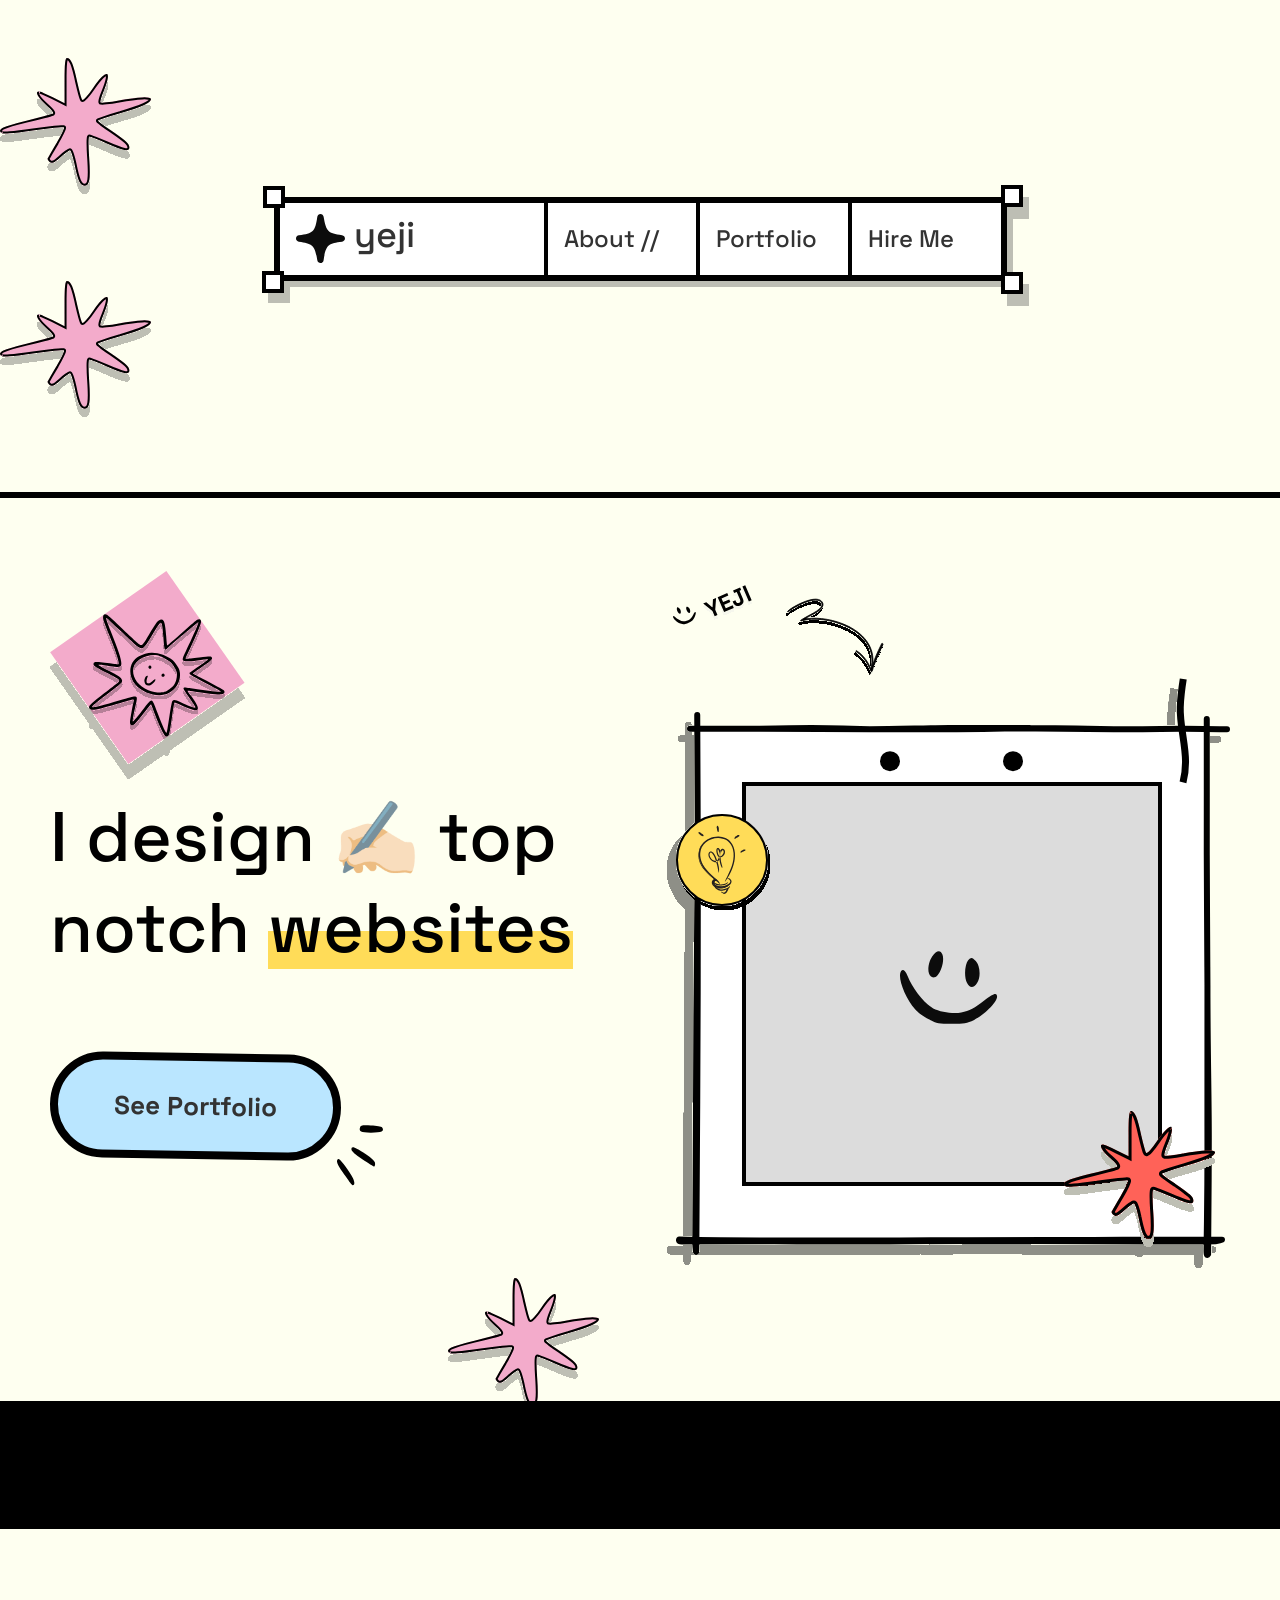
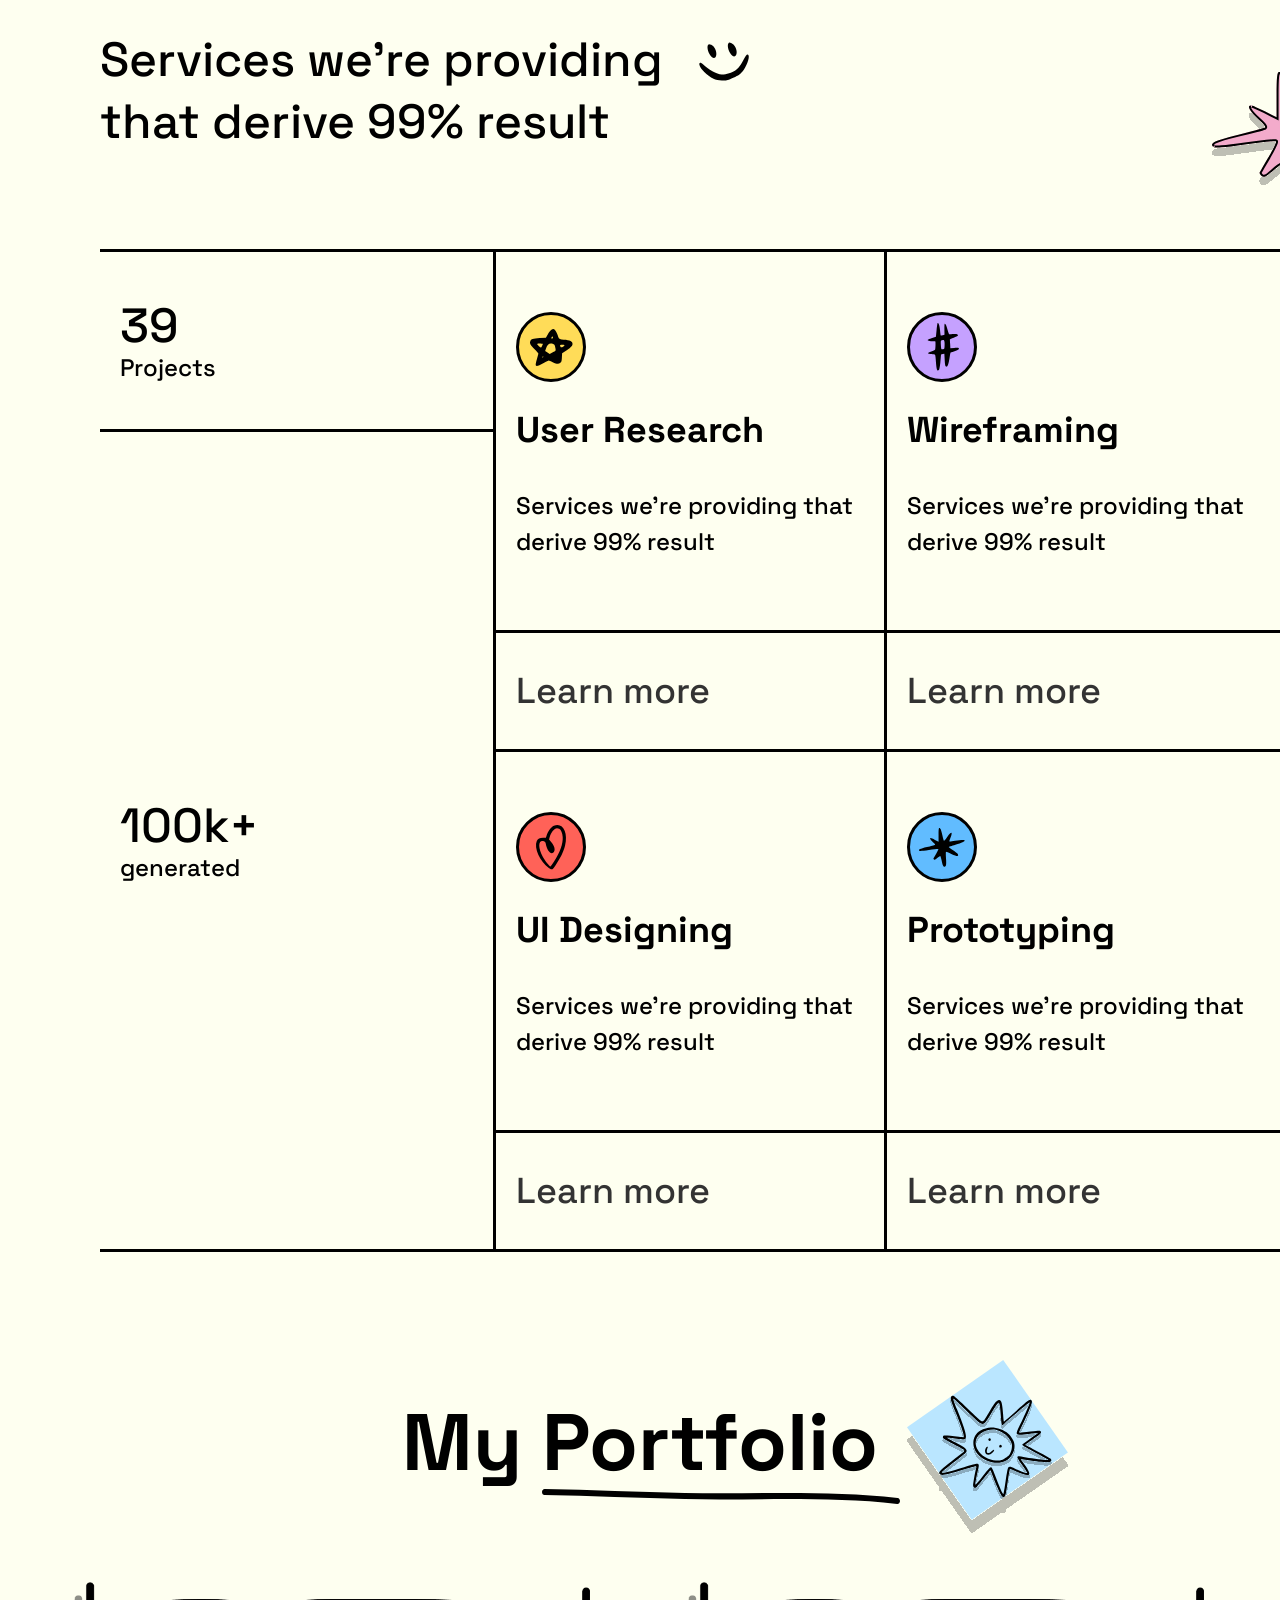
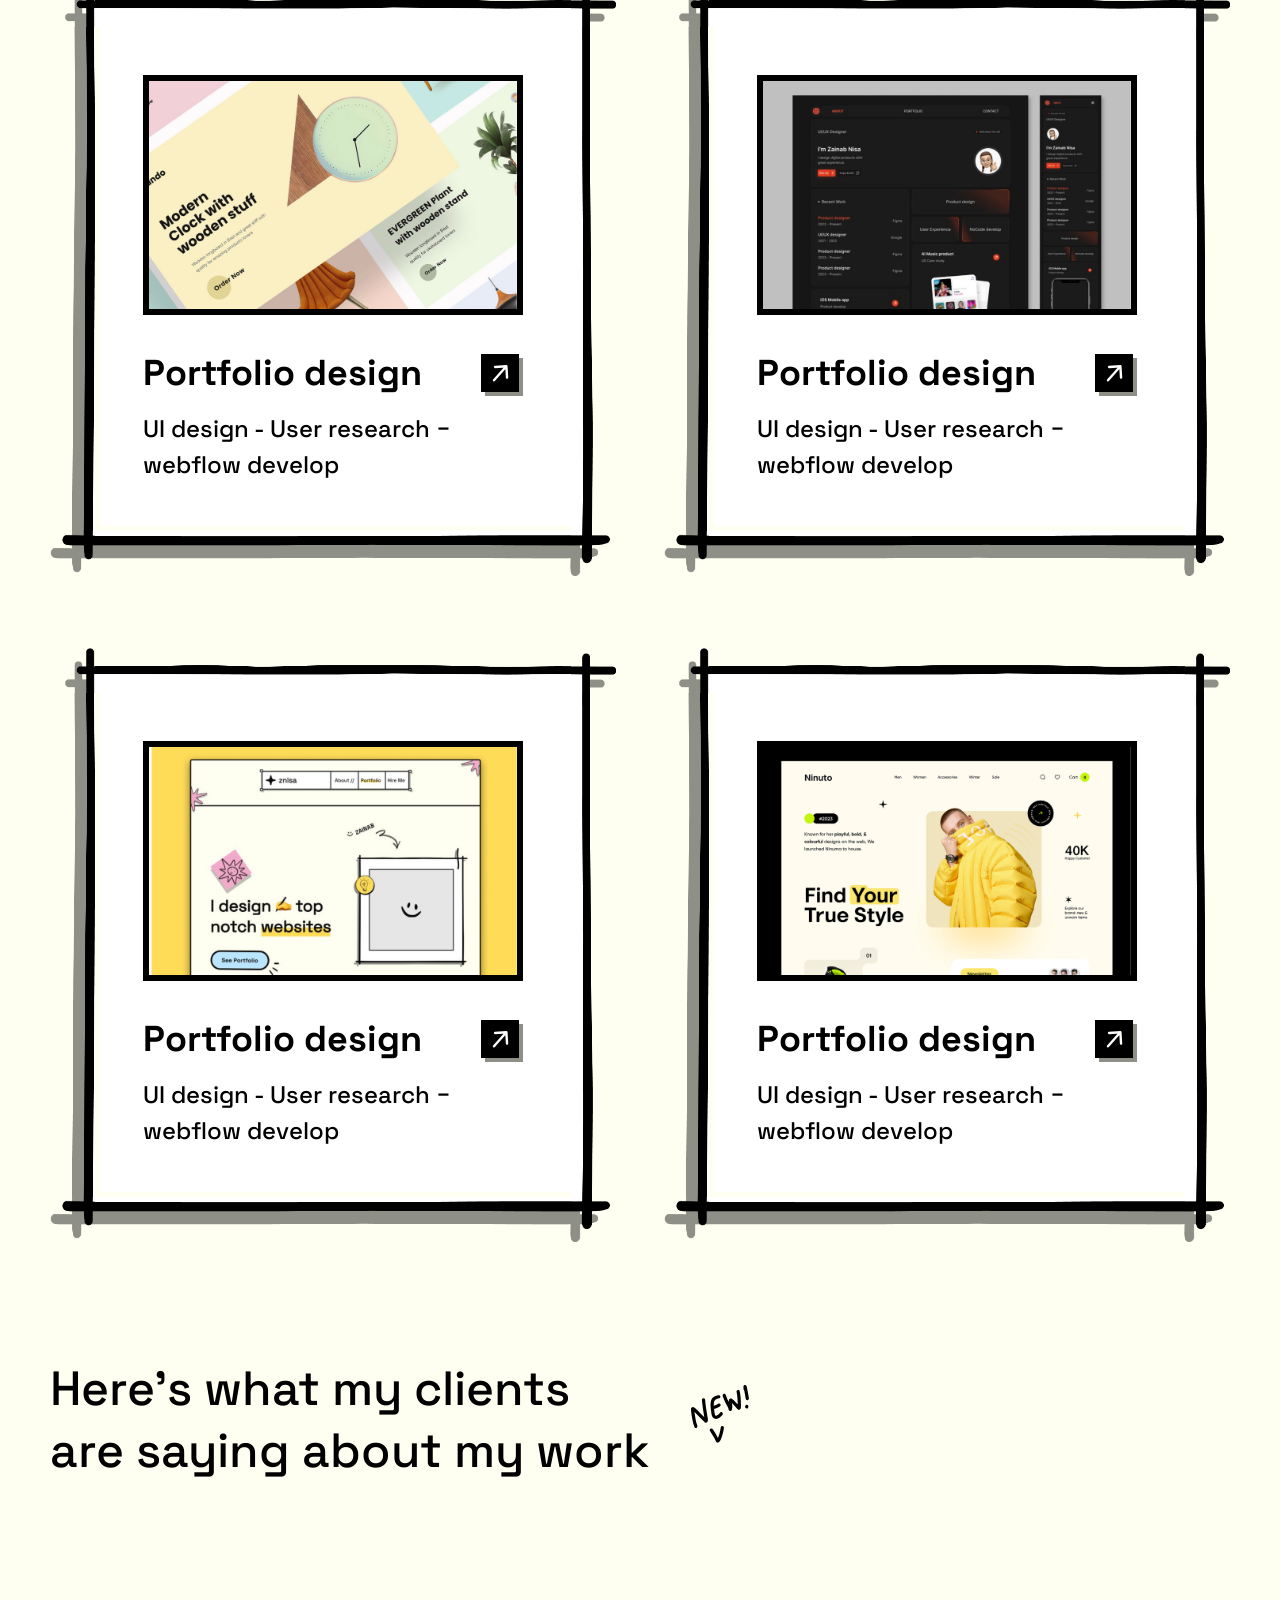
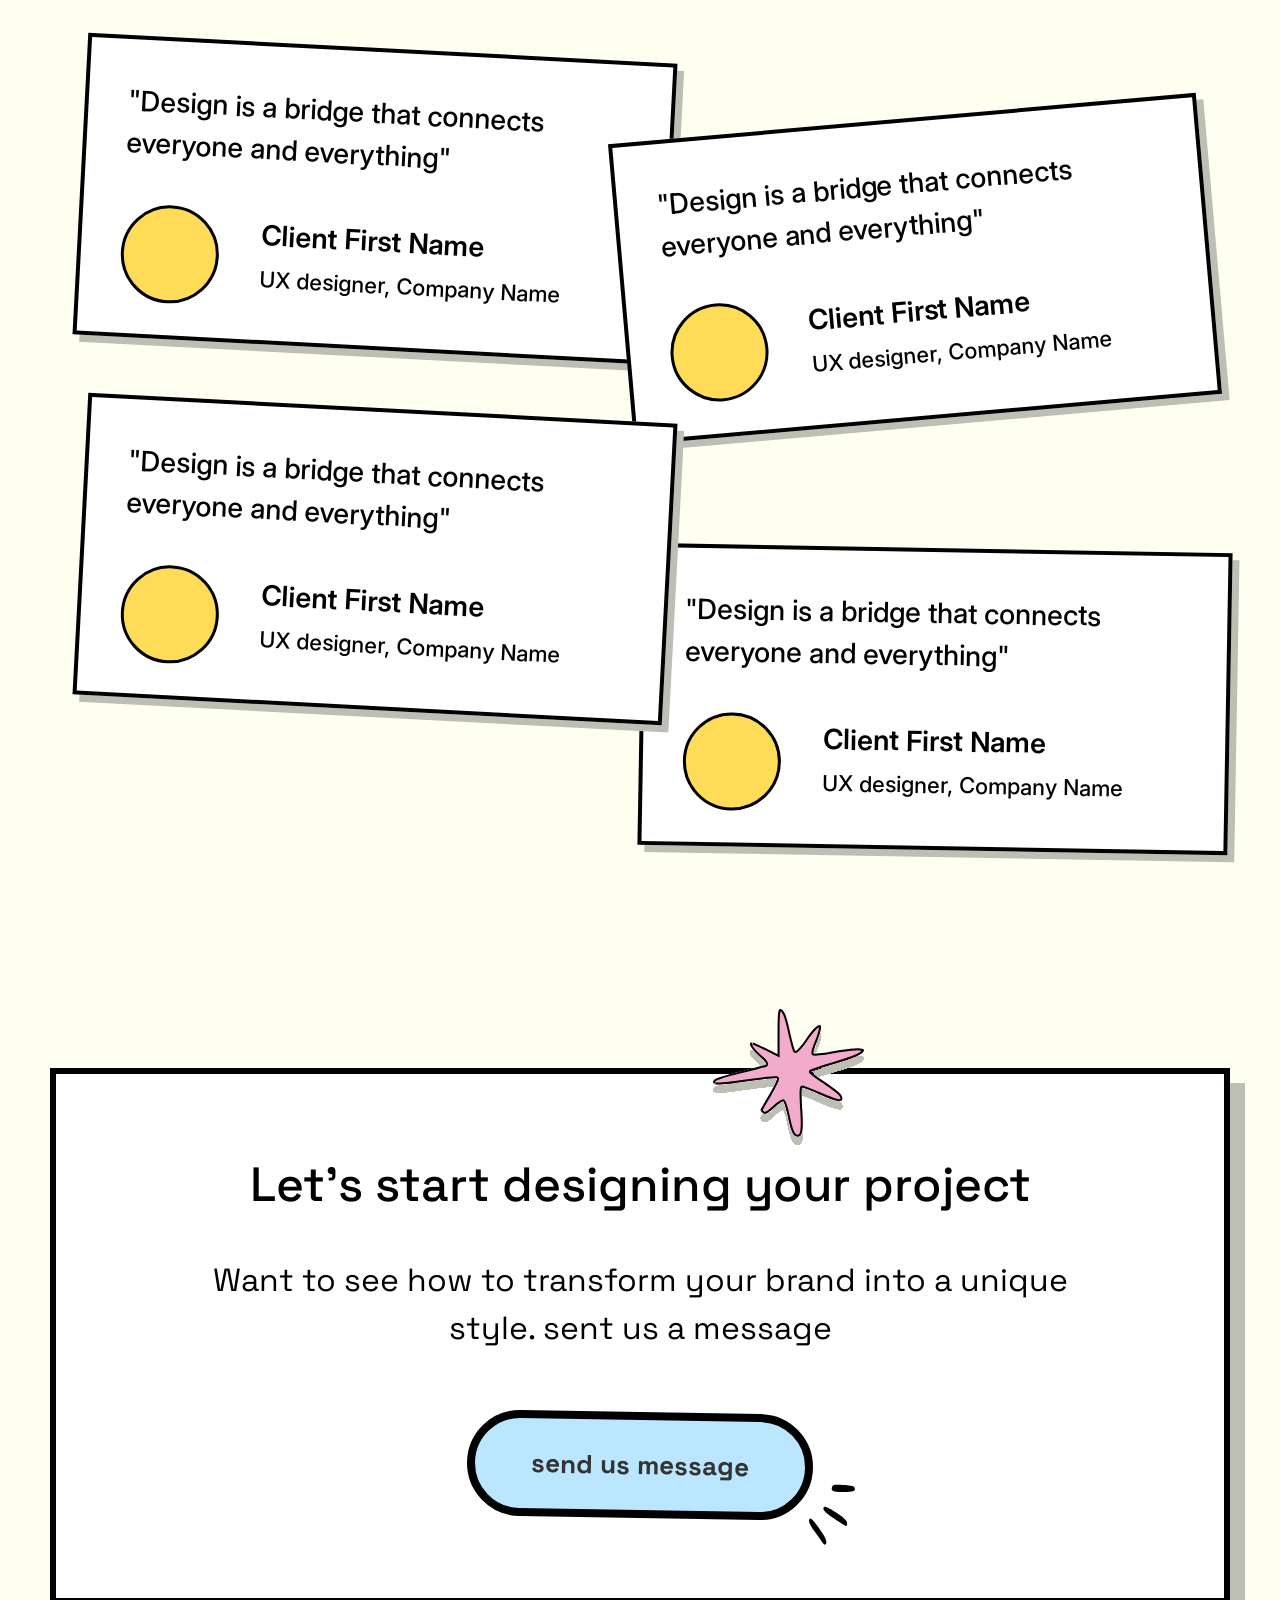
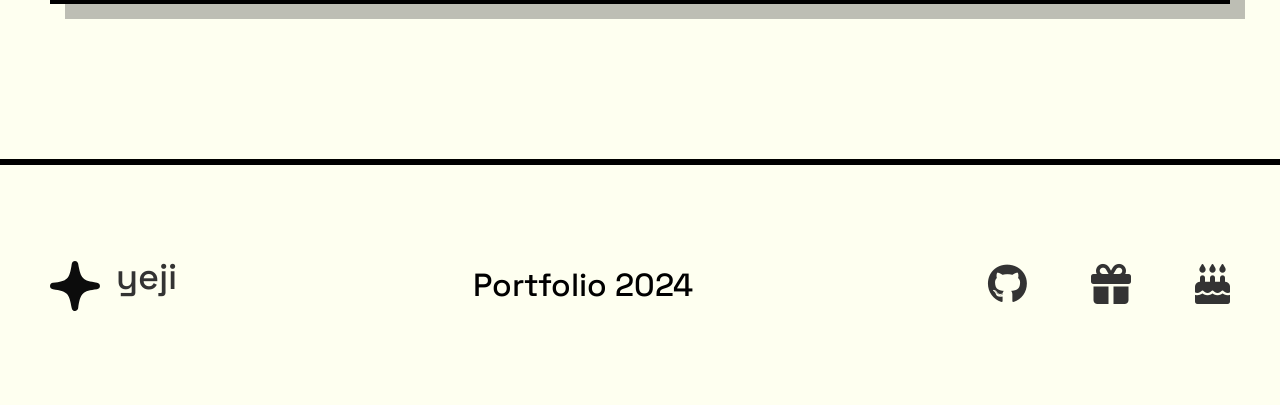
<file: t_index.html>
<!DOCTYPE html>
<html lang="ko-KR">
  <head>
    <meta charset="UTF-8" />
    <meta http-equiv="X-UA-Compatible" content="IE=edge" />
    <meta name="viewport" content="width=device-width, initial-scale=1.0" />
    <title>설예지</title>
    <link rel="stylesheet" href="./css/my_reset.css" />
    <link
      rel="stylesheet"
      href="https://cdnjs.cloudflare.com/ajax/libs/font-awesome/6.5.1/css/all.min.css"
      integrity="sha512-DTOQO9RWCH3ppGqcWaEA1BIZOC6xxalwEsw9c2QQeAIftl+Vegovlnee1c9QX4TctnWMn13TZye+giMm8e2LwA=="
      crossorigin="anonymous"
      referrerpolicy="no-referrer"
    />
    <link rel="stylesheet" href="./css/common.css" />
    <script src="./js/svgcode.js" defer></script>
    <script src="./js/common.js" defer></script>
  </head>
  <body>
    <div class="wrap">
      <header class="hd">
        <div class="mw">
          <nav class="inner">
            <h1 title="로고">
              <a href="/"></a>
            </h1>
            <a href="#">About &#47;&#47;</a>
            <a href="#" class="highlight">Portfolio</a>
            <a href="#">Hire Me</a>
            <button class="ham">
              <span></span>
              <span></span>
              <span></span>
            </button>
          </nav>
        </div>
      </header>
      <main>
        <section class="sec1">
          <div class="mw inner">
            <div class="left">
              <h2>I design ✍🏻 top<br />notch <span>websites</span></h2>
              <a href="#">See Portfolio</a>
            </div>
            <div class="right" title="개발자 이미지"></div>
          </div>
        </section>
        <section>
          <p>Hello! My name is Yeji :&#41; This is my first project.</p>
        </section>
        <section class="sec3">
          <div class="inner">
            <h2>Services we're providing<br />that derive 99&#37; result</h2>
            <div class="box">
              <div class="item item1">
                <p><span>39</span>Projects</p>
              </div>
              <div class="item item2">
                <p><span>100k+</span>generated</p>
              </div>
              <div class="item item3">
                <h3>User Research</h3>
                <p>Services we're providing that derive 99% result</p>
                <a href="#">Learn more</a>
              </div>
              <div class="item item4">
                <h3>Wireframing</h3>
                <p>Services we're providing that derive 99% result</p>
                <a href="#">Learn more</a>
              </div>
              <div class="item item5">
                <div>
                  <h3>UI Designing</h3>
                  <p>Services we're providing that derive 99% result</p>
                  <a href="#">Learn more</a>
                </div>
              </div>
              <div class="item item6">
                <div>
                  <h3>Prototyping</h3>
                  <p>Services we're providing that derive 99% result</p>
                  <a href="#">Learn more</a>
                </div>
              </div>
            </div>
          </div>
        </section>
        <section>
          <div class="mw inner">
            <h2>My <span>Portfolio</span></h2>
            <ul>
              <li>
                <div><img src="./img/pic1.jpg" alt="" /></div>
                <h3>Portfolio design</h3>
                <p>UI design - User research &#8722; webflow develop</p>
                <a href="#"><img src="./img/Frame 95471.svg" alt="" /></a>
              </li>
              <li>
                <div><img src="./img/pic2.jpg" alt="" /></div>
                <h3>Portfolio design</h3>
                <p>UI design - User research &#8722; webflow develop</p>
                <a href="#"><img src="./img/Frame 95471.svg" alt="" /></a>
              </li>
              <li>
                <div><img src="./img/pic3.jpg" alt="" /></div>
                <h3>Portfolio design</h3>
                <p>UI design - User research &#8722; webflow develop</p>
                <a href="#"><img src="./img/Frame 95471.svg" alt="" /></a>
              </li>
              <li>
                <div><img src="./img/pic4.jpg" alt="" /></div>
                <h3>Portfolio design</h3>
                <p>UI design - User research &#8722; webflow develop</p>
                <a href="#"><img src="./img/Frame 95471.svg" alt="" /></a>
              </li>
            </ul>
          </div>
        </section>
        <section>
          <div class="mw inner">
            <h2>Here's what my clients<br />are saying about my work</h2>
            <div>
              <ul>
                <li>
                  <p>
                    "Design is a bridge that connects everyone and everything"
                  </p>
                  <p>
                    <strong>Client First Name</strong>
                    <span>UX designer, Company Name</span>
                  </p>
                </li>
                <li>
                  <p>
                    "Design is a bridge that connects everyone and everything"
                  </p>
                  <p>
                    <strong>Client First Name</strong>
                    <span>UX designer, Company Name</span>
                  </p>
                </li>
                <li>
                  <p>
                    "Design is a bridge that connects everyone and everything"
                  </p>
                  <p>
                    <strong>Client First Name</strong>
                    <span>UX designer, Company Name</span>
                  </p>
                </li>
                <li>
                  <p>
                    "Design is a bridge that connects everyone and everything"
                  </p>
                  <p>
                    <strong>Client First Name</strong>
                    <span>UX designer, Company Name</span>
                  </p>
                </li>
              </ul>
            </div>
          </div>
        </section>
        <section>
          <div class="mw inner">
            <h2>Let's start designing your project</h2>
            <p>
              Want to see how to transform your brand into a unique style. sent
              us a message
            </p>
            <a href="#">send us message</a>
          </div>
        </section>
      </main>
      <footer>
        <div class="mw inner">
          <h1><a href="/">yeji</a></h1>
          <p>Portfolio 2024</p>
          <div>
            <a href="#"><i class="fa-brands fa-github"></i></a>
            <a href="#"><i class="fa-solid fa-gift"></i></a>
            <a href="#"><i class="fa-solid fa-cake-candles"></i></a>
          </div>
        </div>
      </footer>
    </div>
  </body>
</html>
</file>
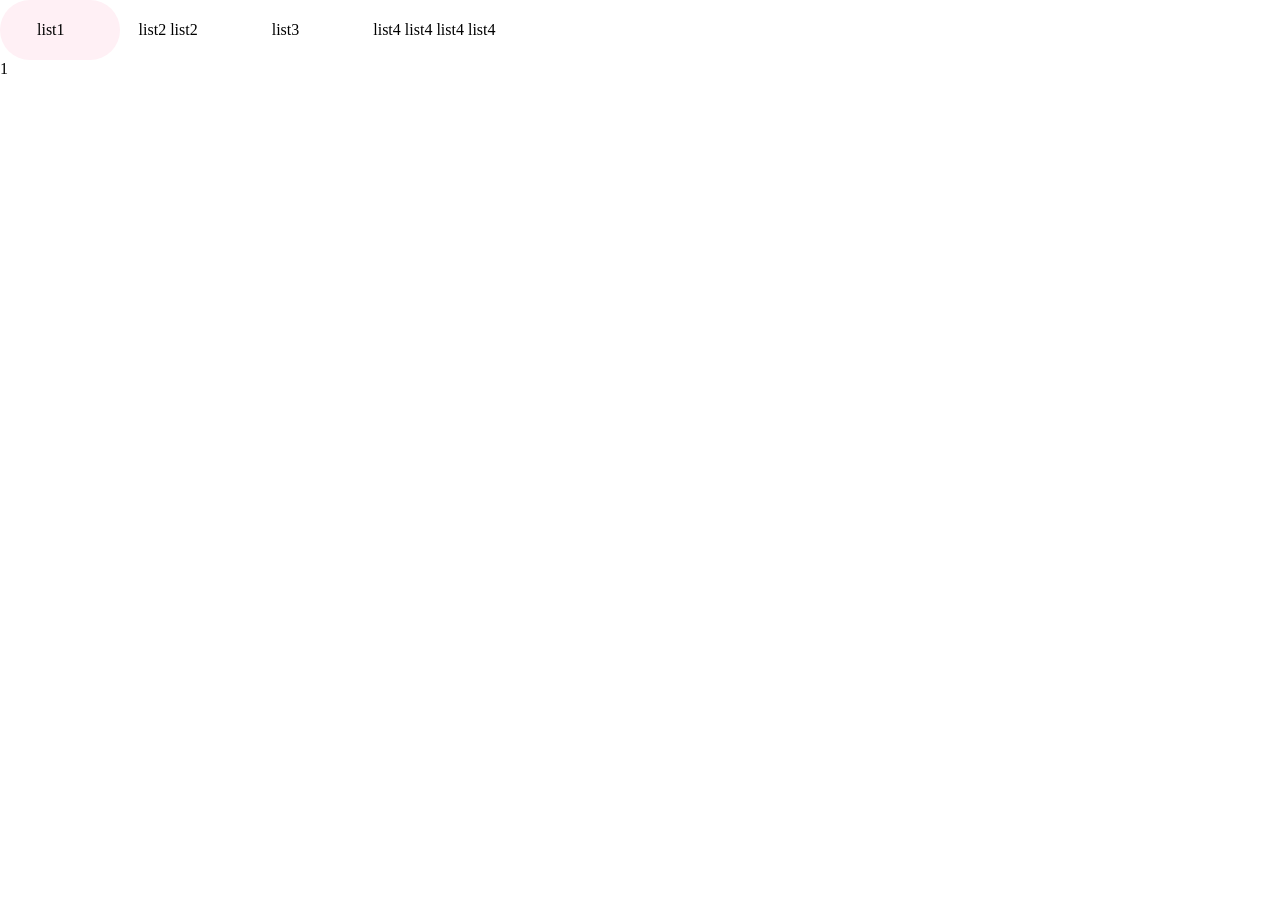
<file: test3.html>
<!DOCTYPE html>
<html lang="ko-KR">
  <head>
    <meta charset="UTF-8" />
    <meta http-equiv="X-UA-Compatible" content="IE=edge" />
    <meta name="viewport" content="width=device-width, initial-scale=1.0" />
    <title></title>
    <script src="./3dom.js" defer></script>
    <style>
      * {
        margin: 0;
        padding: 0;
        box-sizing: border-box;
      }
      .con {
        position: relative;
      }
      .con .bg {
        position: absolute;
        width: 120px;
        height: 60px;
        left: 0;
        background-color: lavenderblush;
        border-radius: 80px;
        transition: 0.5s;
      }
      ul {
        display: flex;
        position: relative;
        z-index: 1;
      }
      ul > li {
        margin: 5px;
        padding: 1rem 2rem;
        border-radius: 60px;
        cursor: pointer;
        list-style: none;
      }
      ul > li.on {
        color: pink;
        font-weight: bold;
      }
      .content > div {
        display: none;
        height: 250px;
      }
      .content > div:first-of-type {
        display: block;
      }
      .content > div.on {
        display: block;
      }
    </style>
  </head>
  <body>
    <div class="con">
      <ul class="list">
        <li>list1</li>
        <li>list2 list2</li>
        <li>list3</li>
        <li>list4 list4 list4 list4</li>
      </ul>
      <div class="content">
        <div class="on">1</div>
        <div>2</div>
        <div>3</div>
        <div>4</div>
      </div>
    </div>
    <!-- <button class="btn1">클릭!</button> -->
  </body>
</html>
</file>
<file: css/common.css>
@charset 'utf-8';
@import url('https://fonts.googleapis.com/css2?family=Space+Grotesk:wght@300..700&display=swap');
@import url('https://fonts.googleapis.com/css2?family=Inter:wght@100..900&display=swap');

:root {
  background-color: #fefff0;

  --black: #000;
  --white: #fff;
  --shadow: #bdbeb4;
  --highlight: #ffdc58;
  --point: #bae6ff;
}

body {
  color: var(--black);
}

.mw {
  max-width: 1440px;
  width: calc(100% - 100px);
  margin: auto;
}

.wrap {
  overflow: hidden;
}

/* header */
.hd {
  padding: 58px 0 78px;
  /* border-bottom: 6px solid var(--black); */
  position: relative;
}
.hd::after {
  content: '';
  position: absolute;
  bottom: 0;
  width: 100%;
  height: 6px;
  background-color: var(--black);
}
.hd > svg:nth-of-type(1),
.hd > svg:nth-of-type(2) {
  position: absolute;
}
.hd > svg:nth-of-type(1) {
  left: -68px;
  bottom: -30px;
  animation: ani1 60s linear infinite;
}
.hd > svg:nth-of-type(2) {
  top: -48px;
  right: -58px;
  animation: ani2 60s linear infinite;
}
@keyframes ani1 {
  0% {
    transform: rotate(0deg);
  }
  100% {
    transform: rotate(360deg);
  }
}
@keyframes ani2 {
  0% {
    transform: rotate(360deg);
  }
  100% {
    transform: rotate(0deg);
  }
}
.hd nav {
  width: 733px;
  margin: auto;
  display: flex;
  justify-content: space-between;
  background-color: #fff;
  box-shadow: 6px 6px 0 var(--shadow);
  font-family: 'space grotesk';
  font-weight: 500;
  font-size: 24px;

  position: relative;
}
.hd nav > * {
  border-top: 6px solid var(--black);
  border-bottom: 6px solid var(--black);
  border-right: 4px solid var(--black);
  width: 100%;
  padding: 1.5rem 1rem;
  flex: 1;
}
.hd nav > *:first-child {
  border-left: 6px solid var(--black);
}
.hd nav > *:last-child {
  border-right: 6px solid var(--black);
}
.hd nav h1 {
  flex: 2;
  position: relative;
  font-size: 36px;
  padding: 0.7rem 1rem;
}
.hd nav h1 svg {
  vertical-align: middle;
}
.hd nav h1::before {
  content: '';
  width: 14px;
  height: 14px;
  border: 4px solid var(--black);
  background-color: var(--white);
  position: absolute;
  top: -17px;
  left: -17px;
}
.hd nav h1::after {
  content: '';
  width: 14px;
  height: 14px;
  border: 4px solid var(--black);
  background-color: var(--white);
  position: absolute;
  bottom: -18px;
  left: -18px;
  box-shadow: 6px 10px 0 var(--shadow);
}
.hd nav .highlight {
  display: inline-block;
  position: relative;
  z-index: 0;
}
.hd nav:hover .highlight::after {
  width: 60%;
}
.hd nav .highlight::after {
  content: '';
  width: 0;
  height: 10px;
  background-color: var(--highlight);
  position: absolute;
  left: 15px;
  bottom: 24px;
  z-index: -1;
  transition: 0.5s;
  transform: skewX(3deg);
}
.hd nav > a:nth-of-type(3) {
  position: relative;
  border-right: 6px solid var(--black);
}
.hd nav > a:nth-of-type(3)::before {
  content: '';
  width: 14px;
  height: 14px;
  border: 4px solid var(--black);
  background-color: var(--white);
  position: absolute;
  top: -18px;
  right: -22px;
  box-shadow: 6px 12px 0 var(--shadow);
}
.hd nav > a:nth-of-type(3)::after {
  content: '';
  width: 14px;
  height: 14px;
  border: 4px solid var(--black);
  background-color: var(--white);
  position: absolute;
  bottom: -19px;
  right: -22px;
  box-shadow: 6px 12px 0 var(--shadow);
}
.hd nav.on .ham {
  top: 2rem;
  right: 1.5rem;
  height: 25px;
}
.hd nav .ham {
  border: none;
  position: absolute;
  top: 50%;
  transform: translateY(-50%);
  right: 1.3rem;
  width: 25px;
  height: 19px;
  /* display: flex; */
  flex-direction: column;
  justify-content: space-between;
  padding: 0;
}
.hd .ham span {
  width: 100%;
  height: 3px;
  background-color: var(--black);
  border-radius: 3px;
}
.hd nav.on .ham span:nth-of-type(1) {
  transform: rotate(45deg) translate(9px, 8px);
}
.hd nav.on .ham span:nth-of-type(2) {
  display: none;
}
.hd nav.on .ham span:nth-of-type(3) {
  transform: rotate(-45deg) translate(7px, -7px);
}

/* main */
main section:nth-of-type(1) > div {
  display: flex;
  justify-content: space-between;
  align-items: center;
}
main section:nth-of-type(1)::before {
  content: '';
  background-image: url('../img/Vector-2.svg');
  background-repeat: no-repeat;
  background-size: contain;
  width: 151px;
  height: 158px;
  position: absolute;
  left: 35%;
  bottom: -35px;
  z-index: -1;
  animation: ani2 60s linear infinite;
}
main section:nth-of-type(1) {
  padding: 300px 0 150px;
  position: relative;
}
main section:nth-of-type(1) h2::before {
  /* content: url('../img/Frame\ 18.svg'); */
  content: '';
  position: absolute;
  top: -230px;
  left: 0;
  background-image: url('../img/Frame\ 18.svg');
  background-repeat: no-repeat;
  background-size: contain;
  width: 205px;
  height: 220px;
}
main section:nth-of-type(1) h2 {
  font-family: 'space grotesk';
  font-weight: 500;
  font-size: 80px;
  margin-bottom: 90px;
  position: relative;
  white-space: nowrap;
  line-height: 1.3;
}
main section:nth-of-type(1) h2 span::before {
  content: '';
  position: absolute;
  width: 100%;
  height: 44px;
  background-color: var(--highlight);
  z-index: -1;
  left: 0;
  bottom: 3px;
}
main section:nth-of-type(1) h2 span {
  position: relative;
}
main section:nth-of-type(1) .left a::before,
main section:nth-of-type(6) a::before {
  /* content: url('../img/Frame\ 14.svg'); */
  content: '';
  background-image: url('../img/Frame\ 14.svg');
  background-repeat: no-repeat;
  background-size: contain;
  width: 72px;
  height: 95px;
  position: absolute;
  right: -65px;
  bottom: -55px;
}
main section:nth-of-type(1) .left a,
main section:nth-of-type(6) a {
  /* display: block;
  width: 290px;
  height: 97px;
  line-height: 89px; */
  display: inline-block;
  padding: 2rem 3.5rem;
  border-radius: 100px;
  border: 8px solid var(--black);
  background-color: var(--point);
  text-align: center;
  font-family: 'space grotesk';
  font-weight: 700;
  font-size: 29px;
  position: relative;
  transition: 0.5s;
  transform: rotate(1deg);
}
main section:nth-of-type(1) .left a:hover,
main section:nth-of-type(6) a:hover {
  box-shadow: 5px 10px 0 var(--shadow);
}
main section:nth-of-type(1) .right {
  position: relative;
  text-align: right;
}
main section:nth-of-type(1) .right::before {
  /* content: url('../img/Frame\ 22.svg'); */
  content: '';
  position: absolute;
  top: -120px;
  left: -2px;
  background-image: url('../img/Frame\ 22.svg');
  background-repeat: no-repeat;
  background-size: contain;
  width: 274px;
  height: 147px;
}
main section:nth-of-type(1) .right > svg {
  width: 100%;
  height: fit-content;
}
main section:nth-of-type(1) .right > svg:hover {
  animation: bell 0.7s;
}
@keyframes bell {
  0%,
  20%,
  40%,
  60%,
  80%,
  100% {
    transform: rotate(3deg);
  }
  10%,
  30%,
  50%,
  70%,
  90% {
    transform: rotate(-3deg);
  }
}

main section:nth-of-type(2) {
  background-color: var(--black);
  color: var(--white);
  max-height: 140px;
  height: 10vw;
  min-height: 70px;
  display: flex;
  justify-content: flex-start;
  align-items: center;
  white-space: nowrap;
}
@keyframes textAni {
  0% {
    margin-left: 100%;
  }
  100% {
    margin-left: -158%;
  }
}
main section:nth-of-type(2) p {
  font-family: 'space grotesk';
  font-weight: 500;
  font-size: 7vw;
  margin-left: -158%;
  animation: textAni 20s infinite linear;
}
main section:nth-of-type(3) {
  padding: 100px 0 150px 100px;
}
main section:nth-of-type(3) h2,
main section:nth-of-type(5) h2,
main section:nth-of-type(6) h2 {
  font-family: 'space grotesk';
  font-weight: 500;
  font-size: 48px;
  line-height: 1.3;
  margin-bottom: 95px;
  position: relative;
  display: inline-block;
}
main section:nth-of-type(3) h2::before {
  content: '';
  background-image: url('../img/Frame\ 95480.svg');
  background-size: contain;
  background-repeat: no-repeat;
  width: 68px;
  height: 60px;
  position: absolute;
  top: 7px;
  right: -100px;
}
main section:nth-of-type(3) .box::before {
  content: '';
  background-image: url('../img/Vector-2.svg');
  background-repeat: no-repeat;
  background-size: contain;
  width: 151px;
  height: 158px;
  position: absolute;
  right: -7%;
  top: -18%;
  z-index: -1;
  animation: ani1 60s linear infinite;
}
main section:nth-of-type(3) .box {
  display: flex;
  flex-wrap: wrap;
  border-top: 3px solid var(--black);
  border-bottom: 3px solid var(--black);
  border-right: 0;
  position: relative;
}
main section:nth-of-type(3) .item {
  width: 33.33%;
}
main section:nth-of-type(3) .item1,
main section:nth-of-type(3) .item2 {
  padding: 50px 20px;
}
main section:nth-of-type(3) .item3,
main section:nth-of-type(3) .item5 {
  border-left: 3px solid var(--black);
  border-right: 3px solid var(--black);
}
main section:nth-of-type(3) .item1 {
  order: 1;
  height: 180px;
  border-bottom: 3px solid var(--black);
}
main section:nth-of-type(3) .item2 {
  order: 4;
}
main section:nth-of-type(3) .item3 {
  order: 2;
}
main section:nth-of-type(3) .item4 {
  order: 3;
}
main section:nth-of-type(3) .item5 {
  order: 5;
}
main section:nth-of-type(3) .item6 {
  order: 6;
}
main section:nth-of-type(3) .item p {
  font-family: 'space grotesk';
  font-weight: 500;
  font-size: 24px;
  line-height: 1.5;
}
main section:nth-of-type(3) .item1 p span,
main section:nth-of-type(3) .item2 p span {
  display: block;
  font-size: 48px;
  line-height: 1;
}
main section:nth-of-type(3) .item h3::before {
  position: absolute;
  top: 60px;
  content: '';
  display: inline-block;
  width: 70px;
  height: 75.5px;
  background-repeat: no-repeat;
  background-size: contain;
}
main section:nth-of-type(3) .item3 h3::before {
  /* content: url('../img/Frame\ 27-3.svg'); */
  background-image: url('../img/Frame\ 27-3.svg');
  /* background-repeat: no-repeat;
  background-size: contain; */
}
main section:nth-of-type(3) .item4 h3::before {
  /* content: url('../img/Frame\ 27-2.svg'); */
  background-image: url('../img/Frame\ 27-2.svg');
}
main section:nth-of-type(3) .item5 h3::before {
  /* content: url('../img/Frame\ 27-1.svg'); */
  background-image: url('../img/Frame\ 27-1.svg');
}
main section:nth-of-type(3) .item6 h3::before {
  /* content: url('../img/Frame\ 27.svg'); */
  background-image: url('../img/Frame\ 27.svg');
}
main section:nth-of-type(3) .item h3 {
  font-family: 'space grotesk';
  font-weight: 700;
  font-size: 36px;
  padding: 160px 20px 40px 20px;
  position: relative;
}
main section:nth-of-type(3) .item3 p,
main section:nth-of-type(3) .item4 p,
main section:nth-of-type(3) .item5 p,
main section:nth-of-type(3) .item6 p {
  padding: 0 20px 70px 20px;
}
main section:nth-of-type(3) .item a {
  display: block;
  font-family: 'space grotesk';
  font-weight: 500;
  font-size: 36px;
  border-top: 3px solid var(--black);
  border-bottom: 3px solid var(--black);
  padding: 40px 20px;
}
main section:nth-of-type(3) .item5 a,
main section:nth-of-type(3) .item6 a {
  border-bottom: 0;
}

main section:nth-of-type(4) {
  margin-bottom: 140px;
}
main section:nth-of-type(4) h2 {
  text-align: center;
  font-family: 'space grotesk';
  font-weight: 700;
  font-size: 80px;
  margin-bottom: 100px;
}
main section:nth-of-type(4) h2 span {
  position: relative;
}

main section:nth-of-type(4) h2 span::before {
  /* content: url('../img/Vector-3.svg'); */
  content: '';
  background-image: url('../img/Vector-3.svg');
  background-repeat: no-repeat;
  background-size: contain;
  width: 358px;
  height: 16px;
  position: absolute;
  left: 0;
  bottom: -12px;
}
main section:nth-of-type(4) h2 span::after {
  /* content: url('../img/Frame\ 95473.svg'); */
  content: '';
  background-image: url('../img/Frame\ 95473.svg');
  background-repeat: no-repeat;
  background-size: contain;
  width: 161px;
  height: 173px;
  position: absolute;
  right: -190px;
  bottom: -40px;
}
main section:nth-of-type(4) ul {
  display: grid;
  grid-template-columns: repeat(2, 1fr);
  grid-template-rows: repeat(2, 50%);
  gap: 3rem;
}
main section:nth-of-type(4) li::before {
  content: '';
  position: absolute;
  top: 49%;
  left: 51%;
  transform: translate(-50%, -50%);
  width: 100%;
  height: 100%;
  margin: auto;
  background-color: #fff;
  z-index: -1;
}
main section:nth-of-type(4) li {
  /* border-image: url(../img/Size7.png) 144 148 / 40px 40px / 1rem round space; */
  position: relative;
  padding: 3rem;
  height: fit-content;
  border-image: url(../img/Size7.png);
  border-width: 45px;
  border-style: solid;
  border-image-slice: 145;
  border-image-repeat: round;
  transform: scale(1);
  transition: 0.5s;
}
main section:nth-of-type(4) li:hover {
  transform: scale(1.05);
}
main section:nth-of-type(4) li > div {
  width: 100%;
  /* margin: 60px auto 40px; */
  border: 6px solid var(--black);
  position: relative;
  margin-bottom: 40px;
  padding-top: 60%;
}
main section:nth-of-type(4) li > div img {
  width: 100%;
  height: 100%;
  object-fit: cover;
  position: absolute;
  top: 0;
}
main section:nth-of-type(4) li h3,
main section:nth-of-type(4) li p {
  font-family: 'space grotesk';
  /* padding: 0 10%; */
}
main section:nth-of-type(4) li h3 {
  font-weight: 700;
  font-size: 36px;
  line-height: 1;
  margin-bottom: 20px;
}
main section:nth-of-type(4) li p {
  font-weight: 500;
  font-size: 24px;
  line-height: 1.5;
}
main section:nth-of-type(4) li a {
  position: absolute;
  top: 0;
  right: 0;
  bottom: 0;
  left: 0;
}
main section:nth-of-type(4) li a img {
  position: absolute;
  right: 3rem;
  bottom: 8.4rem;
}

main section:nth-of-type(5) {
  margin-bottom: 420px;
}
main section:nth-of-type(5) h2 {
  position: relative;
  margin-bottom: 165px;
}
main section:nth-of-type(5) h2::before {
  /* content: url('../img/Group.svg'); */
  content: '';
  background-image: url('../img/Group.svg');
  background-repeat: no-repeat;
  background-size: contain;
  width: 58px;
  height: 70px;
  position: absolute;
  top: 50%;
  transform: translateY(-50%);
  right: -100px;
}
main section:nth-of-type(5) > div > div {
  margin: 0 -30px 0 30px;
}
main section:nth-of-type(5) ul {
  display: grid;
  grid-template-columns: repeat(2, 1fr);
  grid-auto-rows: 300px;
}
main section:nth-of-type(5) li {
  border: 4px solid var(--black);
  background-color: var(--white);
  padding: 40px;
  /* min-height: 300px; */
  height: fit-content;
  height: fit-content;
  box-shadow: 7px 7px 0 var(--shadow);
  z-index: 10;
}
main section:nth-of-type(5) li:hover {
  animation: bell 0.7s;
}
main section:nth-of-type(5) li:nth-of-type(1) {
  transform: rotate(3deg);
}
main section:nth-of-type(5) li:nth-of-type(2) {
  transform: rotate(-5deg);
  margin: 70px 50px 0 -50px;
}
main section:nth-of-type(5) li:nth-of-type(3) {
  transform: rotate(3deg);
  margin-top: 60px;
  z-index: 20;
}
main section:nth-of-type(5) li:nth-of-type(4) {
  transform: rotate(1deg);
  z-index: 10;
  margin: 200px 30px 0 -30px;
}
main section:nth-of-type(5) li p:nth-of-type(1) {
  font-family: 'inter';
  font-weight: 500;
  font-size: 28px;
  padding-bottom: 40px;
  line-height: 1.5;
}
main section:nth-of-type(5) li p:nth-of-type(2) {
  position: relative;
}
main section:nth-of-type(5) li p:nth-of-type(2) > * {
  display: block;
  line-height: 1.8;
  padding-left: 140px;
}
main section:nth-of-type(5) li p:nth-of-type(2) strong::before {
  content: '';
  position: absolute;
  top: 0;
  left: 0;
  width: 92px;
  height: 92px;
  border-radius: 100%;
  border: 3px solid var(--black);
  background-color: var(--highlight);
}
main section:nth-of-type(5) li p:nth-of-type(2) strong {
  font-family: 'inter';
  font-weight: 600;
  font-size: 28px;
}
main section:nth-of-type(5) li p:nth-of-type(2) span {
  font-family: 'inter';
  font-weight: 500;
  font-size: 25px;
}

main section:nth-of-type(6) {
  margin-bottom: 155px;
}
main section:nth-of-type(6) > div::before {
  /* content: url('../img/Vector-2.svg'); */
  content: '';
  background-image: url(../img/Vector-2.svg);
  background-repeat: no-repeat;
  background-size: contain;
  width: 151px;
  height: 158px;
  position: absolute;
  top: -65px;
  right: 360px;
}
main section:nth-of-type(6) > div {
  border: 6px solid var(--black);
  padding: 80px 140px;
  background-color: var(--white);
  text-align: center;
  box-shadow: 15px 15px 0 var(--shadow);
  position: relative;
}
main section:nth-of-type(6) h2 {
  margin-bottom: 40px;
}
main section:nth-of-type(6) p {
  font-family: 'space grotesk';
  font-weight: 400;
  font-size: 32px;
  line-height: 1.5;
  margin-bottom: 60px;
}

/* footer */
footer {
  border-top: 6px solid var(--black);
}
footer > div {
  display: flex;
  justify-content: space-between;
  align-items: center;
  height: 240px;
}
footer h1::before {
  /* content: url('../img/Vector.svg'); */
  content: '';
  background-image: url('../img/Vector.svg');
  background-repeat: no-repeat;
  background-size: contain;
  width: 50px;
  height: 50px;
  display: inline-block;
  vertical-align: middle;
  padding-right: 1rem;
}
footer h1 a,
footer p {
  font-family: 'space grotesk';
  font-weight: 500;
}
footer h1 a {
  font-size: 36px;
}
footer p {
  font-size: 32px;
}
footer > div > div {
  font-size: 40px;
  display: flex;
  gap: 4rem;
}

.cursor {
  background-image: url('../img/cloud.png');
  background-size: cover;
  background-repeat: no-repeat;
  background-position: center;
  width: 42px;
  height: 25px;
  position: absolute;
  right: 0;
  bottom: 0;
}

@media (max-width: 1300px) {
  main section:nth-of-type(1) {
    padding: 180px 0 130px;
  }
  main section:nth-of-type(1) h2::before {
    width: 195px;
    height: 210px;
    top: -220px;
  }
  main section:nth-of-type(1) h2 {
    font-size: 70px;
    margin-bottom: 80px;
  }
  main section:nth-of-type(1) h2 span::before {
    height: 38px;
  }
  main section:nth-of-type(1) .left a,
  main section:nth-of-type(6) a {
    font-size: 26px;
  }

  main section:nth-of-type(5) li p:nth-of-type(2) span {
    font-size: 22px;
  }
}
@media (max-width: 1200px) {
  .hd nav {
    font-size: 22px;
  }
  .hd nav h1 svg {
    width: 46px;
    height: 46px;
  }
  .hd nav h1 {
    font-size: 34px;
  }

  main section:nth-of-type(1) h2::before {
    width: 185px;
    height: 200px;
    top: -210px;
  }
  main section:nth-of-type(1) h2 span::before {
    height: 26px;
    bottom: 8px;
  }
  main section:nth-of-type(1) h2 {
    font-size: 60px;
    margin-bottom: 70px;
  }
  main section:nth-of-type(1) .left a::before,
  main section:nth-of-type(6) a::before {
    width: 62px;
    right: -60px;
  }
  main section:nth-of-type(1) .left a,
  main section:nth-of-type(6) a {
    font-size: 23px;
    border-width: 6px;
  }
  main section:nth-of-type(1) .right::before {
    top: -100px;
    left: 30px;
  }
  main section:nth-of-type(1) .right > svg {
    width: 90%;
  }

  /* main section:nth-of-type(2) {
    height: 120px;
    line-height: 120px;
  }
  main section:nth-of-type(2) a {
    font-size: 38px;
  } */

  main section:nth-of-type(3) h2::before {
    width: 58px;
    top: 3px;
    right: -80px;
  }
  main section:nth-of-type(3) h2,
  main section:nth-of-type(5) h2,
  main section:nth-of-type(6) h2 {
    font-size: 38px;
    margin-bottom: 85px;
  }
  main section:nth-of-type(3) .item p {
    font-size: 18px;
  }
  main section:nth-of-type(3) .item1 p span,
  main section:nth-of-type(3) .item2 p span {
    font-size: 38px;
  }
  main section:nth-of-type(3) .item a {
    font-size: 26px;
    padding: 30px 20px;
  }
  main section:nth-of-type(3) .item h3::before {
    width: 60px;
    height: 65.5px;
  }
  main section:nth-of-type(3) .item h3 {
    padding-top: 140px;
    padding-bottom: 20px;
    font-size: 26px;
  }
  main section:nth-of-type(3) .item3 p,
  main section:nth-of-type(3) .item4 p,
  main section:nth-of-type(3) .item5 p,
  main section:nth-of-type(3) .item6 p {
    padding-bottom: 60px;
  }

  main section:nth-of-type(4) h2 {
    font-size: 70px;
  }
  main section:nth-of-type(4) h2 span::before {
    width: 318px;
  }
  main section:nth-of-type(4) h2 span::after {
    width: 141px;
    right: -170px;
  }
  main section:nth-of-type(4) li {
    border-width: 30px;
    padding: 2rem;
  }
  main section:nth-of-type(4) li h3 {
    font-size: 26px;
  }
  main section:nth-of-type(4) li p {
    font-size: 15px;
  }
  main section:nth-of-type(4) li a img {
    width: 32px;
    bottom: 5.4rem;
    right: 2rem;
  }

  main section:nth-of-type(5) {
    margin-bottom: 220px;
  }
  main section:nth-of-type(5) h2::before {
    width: 48px;
  }
  main section:nth-of-type(5) li:nth-of-type(3) {
    margin-top: -10px;
  }
  main section:nth-of-type(5) li:nth-of-type(4) {
    margin-top: 70px;
  }
  main section:nth-of-type(5) li p:nth-of-type(2) strong::before {
    width: 72px;
    height: 72px;
  }
  main section:nth-of-type(5) li p:nth-of-type(1) {
    font-size: 18px;
    padding-bottom: 20px;
  }
  main section:nth-of-type(5) li p:nth-of-type(2) strong {
    font-size: 18px;
  }
  main section:nth-of-type(5) li p:nth-of-type(2) span {
    font-size: 15px;
  }
  main section:nth-of-type(5) li p:nth-of-type(2) > * {
    padding-left: 100px;
  }

  main section:nth-of-type(6) > div {
    padding: 80px 170px;
  }
  main section:nth-of-type(6) h2 {
    margin-bottom: 40px;
  }
  main section:nth-of-type(6) p {
    font-size: 22px;
  }

  footer > div {
    height: 200px;
  }
  footer h1::before {
    width: 40px;
    height: 40px;
    padding-right: 0.75rem;
  }
  footer h1 a {
    font-size: 26px;
  }
  footer p {
    font-size: 22px;
  }
  footer > div > div {
    font-size: 30px;
  }
}
@media (max-width: 1100px) {
  .hd nav {
    width: 700px;
    font-size: 18px;
  }
  .hd nav h1 {
    font-size: 30px;
  }
  .hd nav h1 svg {
    width: 42px;
    height: 42px;
  }

  main section:nth-of-type(1) h2::before {
    width: 165px;
    top: -185px;
  }
  main section:nth-of-type(1) h2 {
    font-size: 50px;
    margin-bottom: 60px;
  }
  main section:nth-of-type(1) h2 span::before {
    height: 22px;
  }
  main section:nth-of-type(1) .left a::before,
  main section:nth-of-type(6) a::before {
    width: 52px;
    height: 50px;
    right: -50px;
    bottom: -25px;
  }
  main section:nth-of-type(1) .left a,
  main section:nth-of-type(6) a {
    font-size: 16px;
    border-width: 4px;
    padding: 1.5rem 2.5rem;
  }
  main section:nth-of-type(1) .right::before {
    left: 65px;
    width: 235px;
  }
  main section:nth-of-type(1) .right > svg {
    width: 80%;
  }

  /* main section:nth-of-type(2) {
    height: 100px;
    line-height: 100px;
  }
  main section:nth-of-type(2) a {
    font-size: 36px;
  } */

  main section:nth-of-type(3) .item1 {
    height: 165px;
  }

  main section:nth-of-type(4) h2 {
    font-size: 60px;
    margin-bottom: 80px;
  }
  main section:nth-of-type(4) h2 span::before {
    width: 260px;
  }
  main section:nth-of-type(4) h2 span::after {
    width: 121px;
    right: -145px;
    bottom: -70px;
  }

  main section:nth-of-type(3) h2,
  main section:nth-of-type(5) h2,
  main section:nth-of-type(6) h2 {
    font-size: 28px;
  }
  main section:nth-of-type(6) h2 {
    margin-bottom: 20px;
  }
  main section:nth-of-type(6) p {
    font-size: 20px;
  }

  footer h1::before {
    width: 35px;
    height: 35px;
  }
  footer h1 a {
    font-size: 24px;
  }
  footer p {
    font-size: 20px;
  }
}
@media (max-width: 1000px) {
  main section:nth-of-type(6) > div::before {
    right: 50%;
    transform: translateX(50%);
  }
}
@media (max-width: 925px) {
  main section:nth-of-type(1) h2::before {
    width: 125px;
    top: -135px;
  }

  main section:nth-of-type(6) > div {
    padding: 80px 100px;
  }
}
@media (max-width: 900px) {
  .hd nav {
    width: 600px;
  }

  main section:nth-of-type(1) .right::before {
    left: 20px;
  }

  main section:nth-of-type(3) h2::before {
    width: 48px;
    height: 46px;
    top: 0px;
    right: -65px;
  }
  main section:nth-of-type(3) h2,
  main section:nth-of-type(5) h2,
  main section:nth-of-type(6) h2 {
    font-size: 24px;
    margin-bottom: 65px;
  }
  main section:nth-of-type(3) .item p {
    font-size: 16px;
  }
  main section:nth-of-type(3) .item1 p span,
  main section:nth-of-type(3) .item2 p span {
    font-size: 34px;
  }
  main section:nth-of-type(3) .item1 {
    height: 155px;
  }
  main section:nth-of-type(3) .item h3::before {
    width: 52px;
    height: 52px;
  }
  main section:nth-of-type(3) .item h3 {
    padding-top: 130px;
    padding-bottom: 15px;
  }
  main section:nth-of-type(3) .item p {
    padding-bottom: 50px;
  }

  main section:nth-of-type(4) h2 {
    font-size: 40px;
  }
  main section:nth-of-type(4) h2 span::before {
    width: 177px;
  }
  main section:nth-of-type(4) h2 span::after {
    width: 100px;
    height: 107px;
    right: -115px;
    bottom: -25px;
  }
  main section:nth-of-type(4) ul {
    gap: 1.5rem;
  }
  main section:nth-of-type(4) li {
    border-width: 22px;
    padding: 1rem;
  }
  main section:nth-of-type(4) li > div {
    border-width: 4px;
  }
  main section:nth-of-type(4) li h3 {
    font-size: 20px;
  }
  main section:nth-of-type(4) li a img {
    bottom: 4.5rem;
    right: 1rem;
  }

  main section:nth-of-type(5) h2::before {
    width: 40px;
    height: 44px;
    right: -60px;
  }

  main section:nth-of-type(6) h2 {
    margin-bottom: 30px;
  }
  main section:nth-of-type(6) p {
    margin-bottom: 30px;
  }
}
@media (max-width: 850px) {
  /* main section:nth-of-type(2) {
    height: 70px;
    line-height: 70px;
  }
  main section:nth-of-type(2) a {
    font-size: 24px;
  } */

  .wrap main .sec3 {
    padding-left: 0;
  }
  .wrap main .sec3 h2,
  .wrap main .sec3 h2,
  .wrap main .sec3 h2 {
    margin-bottom: 60px;
  }
  .wrap main .sec3 .box::before {
    top: -3.5%;
    right: -5%;
    width: 79px;
    height: 67px;
  }
  .wrap main .sec3 .box {
    display: block;
    border: 3px solid var(--black);
  }
  .wrap main .sec3 .box .item,
  .wrap main .sec3 .item h3,
  .wrap main .sec3 .item p,
  .wrap main .sec3 .item a {
    padding: 0;
    border: none;
  }
  .wrap main .sec3 .box .item {
    width: 100%;
    height: auto;
    /* padding: 40px 20px; */
    border-bottom: 3px solid var(--black);
  }
  .wrap main .sec3 .box .item6 {
    border-bottom: none;
  }
  .wrap main .sec3 .box .item3 h3,
  .wrap main .sec3 .box .item4 h3,
  .wrap main .sec3 .box .item5 h3,
  .wrap main .sec3 .box .item6 h3 {
    padding: 110px 20px 20px;
  }
  .wrap main .sec3 .item h3::before {
    top: 45px;
  }
  .wrap main .sec3 .box .item1 p,
  .wrap main .sec3 .box .item2 p {
    padding-left: 0;
    padding-right: 0;
    padding-bottom: 0;
  }
  .wrap main .sec3 .box .item1,
  .wrap main .sec3 .box .item2,
  .wrap main .sec3 .item a {
    padding: 40px 20px;
  }
  .wrap main .sec3 .item p {
    padding: 0 20px 45px;
  }
  .wrap main .sec3 .item a {
    border-top: 3px solid var(--black);
  }
}
@media (max-width: 800px) {
  .hd nav::before {
    content: '';
    width: 14px;
    height: 14px;
    border: 4px solid var(--black);
    background-color: var(--white);
    position: absolute;
    top: -11px;
    right: -16px;
    box-shadow: 6px 12px 0 var(--shadow);
    z-index: 1;
  }
  .hd nav::after {
    content: '';
    width: 14px;
    height: 14px;
    border: 4px solid var(--black);
    background-color: var(--white);
    position: absolute;
    bottom: -12px;
    right: -16px;
    box-shadow: 6px 12px 0 var(--shadow);
  }

  .hd nav.inner.on::before {
    display: none;
  }
  .hd nav.inner.on {
    display: block;
    position: fixed;
    top: 0;
    left: 0;
    width: 100%;
    height: 100%;
    z-index: 99999;
    background-color: rgba(255, 255, 255, 0.9);
    backdrop-filter: blur(3px);
    padding: 7rem 5rem;
  }
  .hd nav.inner.on > * {
    border: none;
    padding: 0;
  }
  .hd nav.inner.on h1::before,
  .hd nav.inner.on h1::after,
  .hd nav.inner.on > a:nth-of-type(3)::before,
  .hd nav.inner.on > a:nth-of-type(3)::after {
    display: none;
  }
  .hd nav.inner.on h1 {
    margin-bottom: 3rem;
  }
  .hd nav.inner.on h1 a {
    pointer-events: none;
  }
  .hd nav.inner.on > a {
    display: block;
    margin-bottom: 2rem;
  }
  .hd nav.inner.on .highlight::after {
    display: none;
  }

  .hd nav {
    width: 85%;
  }
  .hd nav h1 {
    border-right: 6px solid var(--black);
  }
  .hd nav.inner > a {
    display: none;
  }

  main section:nth-of-type(1) h2 {
    font-size: 42px;
    margin-bottom: 52px;
  }
  main section:nth-of-type(1) h2 span::before {
    height: 18px;
  }

  main section:nth-of-type(4) li {
    border-width: 20px;
  }

  main section:nth-of-type(5) {
    margin-bottom: 100px;
  }
  main section:nth-of-type(5) > div > div {
    margin: 0;
  }
  main section:nth-of-type(5) li:nth-of-type(2) {
    margin: 70px 0 0 0;
  }
  main section:nth-of-type(5) li:nth-of-type(3) {
    margin-top: -70px;
  }
  main section:nth-of-type(5) li:nth-of-type(4) {
    margin: 0;
  }
  main section:nth-of-type(5) li p:nth-of-type(2) > * {
    padding-left: 65px;
  }
  main section:nth-of-type(5) li p:nth-of-type(1),
  main section:nth-of-type(5) li p:nth-of-type(2) strong {
    font-size: 15px;
  }
  main section:nth-of-type(5) li p:nth-of-type(2) span {
    font-size: 12px;
  }
  main section:nth-of-type(5) li p:nth-of-type(2) strong::before {
    width: 46px;
    height: 46px;
  }
}
/* mobile */
@media (max-width: 758px) {
  .hd::after {
    display: none;
  }
  .hd > svg:nth-of-type(1) {
    display: none;
  }
  .hd > svg:nth-of-type(2) {
    width: 79px;
    height: 67px;
    top: -30px;
    right: -30px;
  }
  .hd nav > *:first-child {
    border-width: 4px;
  }

  main section:nth-of-type(1) {
    padding-top: 150px;
  }
  main section:nth-of-type(1) > div {
    display: block;
  }
  main section:nth-of-type(1)::before {
    width: 79px;
    height: 67px;
    left: -5%;
  }
  main section:nth-of-type(1) h2::before {
    width: 76px;
    top: -90px;
  }
  main section:nth-of-type(1) .left a,
  main section:nth-of-type(6) a {
    padding: 1rem 2rem;
  }
  main section:nth-of-type(1) .right {
    text-align: center;
    padding-top: 120px;
  }
  main section:nth-of-type(1) .right::before {
    top: 10%;
    left: 50%;
    transform: translateX(-50%);
    z-index: 1;
  }
  main section:nth-of-type(1) .right > svg {
    position: relative;
    min-width: 296px;
  }

  main section:nth-of-type(2) div {
    gap: 4rem;
  }

  main section:nth-of-type(4) ul {
    display: block;
  }
  main section:nth-of-type(4) li {
    border-width: 25px;
    margin-bottom: 40px;
    padding: 1.5rem;
  }
  main section:nth-of-type(4) li p {
    margin-bottom: 20px;
  }
  main section:nth-of-type(4) li a img {
    right: 1.5rem;
    bottom: 4.9rem;
  }

  main section:nth-of-type(5) ul {
    display: block;
  }
  main section:nth-of-type(5) li:nth-of-type(1) {
    transform: rotate(2deg);
  }
  main section:nth-of-type(5) li:nth-of-type(2) {
    margin-top: 15px;
    transform: rotate(-2deg);
  }
  main section:nth-of-type(5) li:nth-of-type(3) {
    margin-top: 10px;
    transform: rotate(1deg);
  }
  main section:nth-of-type(5) li:nth-of-type(4) {
    margin-top: 5px;
    transform: rotate(3deg);
  }
  main section:nth-of-type(5) li p:nth-of-type(2) strong {
    padding-top: 2px;
  }

  main section:nth-of-type(6) {
    margin-bottom: 100px;
  }
  main section:nth-of-type(6) > div {
    border-width: 4px;
  }
  main section:nth-of-type(6) > div::before {
    width: 79px;
    height: 67px;
    top: -10%;
  }
  main section:nth-of-type(6) h2 {
    font-size: 20px;
  }
  main section:nth-of-type(6) p {
    font-size: 16px;
  }
}
@media (max-width: 658px) {
  main section:nth-of-type(1) .right::before {
    top: 11%;
  }

  main section:nth-of-type(2) div {
    gap: 3rem;
  }

  main section:nth-of-type(4) h2 span::after {
    width: 56px;
    height: 60px;
    right: -70px;
    bottom: 0;
  }

  main section:nth-of-type(6) > div {
    padding: 80px;
  }

  footer > div > div {
    gap: 3rem;
  }
}
@media (max-width: 595px) {
  main section:nth-of-type(6) > div {
    padding: 70px;
  }
}
@media (max-width: 576px) {
  .mw {
    width: calc(100% - 50px);
  }

  .hd nav {
    width: 90%;
  }

  main section:nth-of-type(1) {
    padding: 130px 0 100px;
  }

  main section:nth-of-type(6) p {
    font-size: 13px;
  }

  footer > div {
    flex-direction: column;
    justify-content: space-evenly;
  }
}
@media (max-width: 530px) {
  main section:nth-of-type(6) > div {
    padding: 60px 20px;
  }
}
@media (max-width: 470px) {
  .hd nav.inner.on {
    padding: 5rem 3rem;
  }

  main section:nth-of-type(3) h2::before,
  main section:nth-of-type(4) h2 span::after,
  main section:nth-of-type(5) h2::before {
    display: none;
  }

  main section:nth-of-type(4) li p {
    margin-bottom: 10px;
  }
  main section:nth-of-type(4) li a img {
    bottom: 5.6rem;
  }
}
</file>
